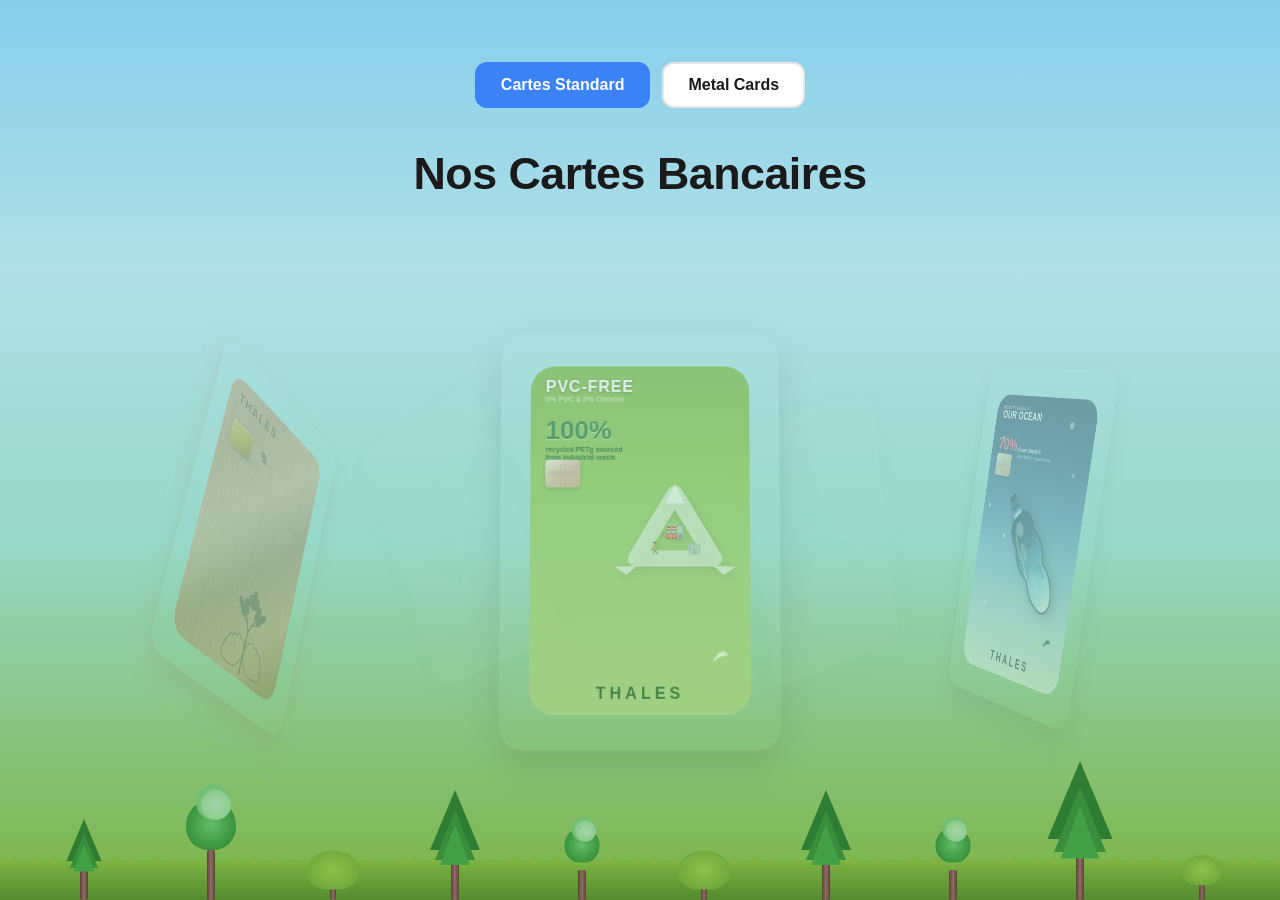
<file: index.html>
<!DOCTYPE html>
<html lang="fr">
<head>
    <meta charset="UTF-8">
    <meta name="viewport" content="width=device-width, initial-scale=1.0">
    <title>Cartes Bancaires</title>
    <link rel="stylesheet" href="styles.css">
</head>
<body>
    <!-- Overlay des empreintes digitales pour Biometric Card -->
    <div class="fingerprints-overlay" id="fingerprints-overlay">
        <!-- Empreinte 1 -->
        <div class="fingerprint" style="top: 5%; left: 5%;">
            <svg viewBox="0 0 100 130" fill="none" xmlns="http://www.w3.org/2000/svg">
                <defs>
                    <linearGradient id="fpGrad1" x1="50%" y1="0%" x2="50%" y2="100%">
                        <stop offset="0%" stop-color="#67E8F9"/>
                        <stop offset="50%" stop-color="#06B6D4"/>
                        <stop offset="100%" stop-color="#0E7490"/>
                    </linearGradient>
                </defs>
                <g fill="none" stroke="url(#fpGrad1)" stroke-width="2.5" stroke-linecap="round">
                    <path d="M50,8 C75,8 88,28 88,55 C88,82 78,100 65,115"/>
                    <path d="M50,8 C25,8 12,28 12,55 C12,82 22,100 35,115"/>
                    <path d="M50,18 C70,18 80,35 80,58 C80,81 72,95 62,108"/>
                    <path d="M50,18 C30,18 20,35 20,58 C20,81 28,95 38,108"/>
                    <path d="M50,28 C65,28 72,42 72,62 C72,82 66,93 58,102"/>
                    <path d="M50,28 C35,28 28,42 28,62 C28,82 34,93 42,102"/>
                    <path d="M50,38 C60,38 65,50 65,66 C65,82 60,90 54,96"/>
                    <path d="M50,38 C40,38 35,50 35,66 C35,82 40,90 46,96"/>
                    <path d="M50,48 C56,48 60,57 60,70 C60,83 56,88 52,92"/>
                    <path d="M50,48 C44,48 40,57 40,70 C40,83 44,88 48,92"/>
                    <ellipse cx="50" cy="75" rx="6" ry="10"/>
                </g>
            </svg>
            <div class="fingerprint-scan-line"></div>
            <svg class="fingerprint-reflect" viewBox="0 0 100 130" fill="none">
                <g fill="none" stroke="rgba(6,182,212,0.3)" stroke-width="2.5" stroke-linecap="round">
                    <path d="M50,8 C75,8 88,28 88,55 C88,82 78,100 65,115"/>
                    <path d="M50,8 C25,8 12,28 12,55 C12,82 22,100 35,115"/>
                    <path d="M50,18 C70,18 80,35 80,58 C80,81 72,95 62,108"/>
                    <path d="M50,18 C30,18 20,35 20,58 C20,81 28,95 38,108"/>
                </g>
            </svg>
        </div>
        
        <!-- Empreinte 2 -->
        <div class="fingerprint" style="top: 5%; right: 8%;">
            <svg viewBox="0 0 100 130" fill="none" xmlns="http://www.w3.org/2000/svg">
                <defs><linearGradient id="fpGrad2" x1="50%" y1="0%" x2="50%" y2="100%"><stop offset="0%" stop-color="#67E8F9"/><stop offset="50%" stop-color="#06B6D4"/><stop offset="100%" stop-color="#0E7490"/></linearGradient></defs>
                <g fill="none" stroke="url(#fpGrad2)" stroke-width="2.5" stroke-linecap="round">
                    <path d="M50,8 C75,8 88,28 88,55 C88,82 78,100 65,115"/><path d="M50,8 C25,8 12,28 12,55 C12,82 22,100 35,115"/>
                    <path d="M50,18 C70,18 80,35 80,58 C80,81 72,95 62,108"/><path d="M50,18 C30,18 20,35 20,58 C20,81 28,95 38,108"/>
                    <path d="M50,28 C65,28 72,42 72,62 C72,82 66,93 58,102"/><path d="M50,28 C35,28 28,42 28,62 C28,82 34,93 42,102"/>
                    <path d="M50,38 C60,38 65,50 65,66 C65,82 60,90 54,96"/><path d="M50,38 C40,38 35,50 35,66 C35,82 40,90 46,96"/>
                    <path d="M50,48 C56,48 60,57 60,70 C60,83 56,88 52,92"/><path d="M50,48 C44,48 40,57 40,70 C40,83 44,88 48,92"/>
                    <ellipse cx="50" cy="75" rx="6" ry="10"/>
                </g>
            </svg>
            <div class="fingerprint-scan-line"></div>
            <svg class="fingerprint-reflect" viewBox="0 0 100 130" fill="none"><g fill="none" stroke="rgba(6,182,212,0.3)" stroke-width="2.5" stroke-linecap="round"><path d="M50,8 C75,8 88,28 88,55 C88,82 78,100 65,115"/><path d="M50,8 C25,8 12,28 12,55 C12,82 22,100 35,115"/></g></svg>
        </div>
        
        <!-- Empreinte 3 -->
        <div class="fingerprint" style="top: 22%; left: 15%;">
            <svg viewBox="0 0 100 130" fill="none" xmlns="http://www.w3.org/2000/svg">
                <defs><linearGradient id="fpGrad3" x1="50%" y1="0%" x2="50%" y2="100%"><stop offset="0%" stop-color="#67E8F9"/><stop offset="50%" stop-color="#06B6D4"/><stop offset="100%" stop-color="#0E7490"/></linearGradient></defs>
                <g fill="none" stroke="url(#fpGrad3)" stroke-width="2.5" stroke-linecap="round">
                    <path d="M50,8 C75,8 88,28 88,55 C88,82 78,100 65,115"/><path d="M50,8 C25,8 12,28 12,55 C12,82 22,100 35,115"/>
                    <path d="M50,18 C70,18 80,35 80,58 C80,81 72,95 62,108"/><path d="M50,18 C30,18 20,35 20,58 C20,81 28,95 38,108"/>
                    <path d="M50,28 C65,28 72,42 72,62 C72,82 66,93 58,102"/><path d="M50,28 C35,28 28,42 28,62 C28,82 34,93 42,102"/>
                    <path d="M50,38 C60,38 65,50 65,66 C65,82 60,90 54,96"/><path d="M50,38 C40,38 35,50 35,66 C35,82 40,90 46,96"/>
                    <path d="M50,48 C56,48 60,57 60,70 C60,83 56,88 52,92"/><path d="M50,48 C44,48 40,57 40,70 C40,83 44,88 48,92"/>
                    <ellipse cx="50" cy="75" rx="6" ry="10"/>
                </g>
            </svg>
            <div class="fingerprint-scan-line"></div>
            <svg class="fingerprint-reflect" viewBox="0 0 100 130" fill="none"><g fill="none" stroke="rgba(6,182,212,0.3)" stroke-width="2.5" stroke-linecap="round"><path d="M50,8 C75,8 88,28 88,55 C88,82 78,100 65,115"/><path d="M50,8 C25,8 12,28 12,55 C12,82 22,100 35,115"/></g></svg>
        </div>
        
        <!-- Empreinte 4 -->
        <div class="fingerprint" style="top: 28%; right: 10%;">
            <svg viewBox="0 0 100 130" fill="none" xmlns="http://www.w3.org/2000/svg">
                <defs><linearGradient id="fpGrad4" x1="50%" y1="0%" x2="50%" y2="100%"><stop offset="0%" stop-color="#67E8F9"/><stop offset="50%" stop-color="#06B6D4"/><stop offset="100%" stop-color="#0E7490"/></linearGradient></defs>
                <g fill="none" stroke="url(#fpGrad4)" stroke-width="2.5" stroke-linecap="round">
                    <path d="M50,8 C75,8 88,28 88,55 C88,82 78,100 65,115"/><path d="M50,8 C25,8 12,28 12,55 C12,82 22,100 35,115"/>
                    <path d="M50,18 C70,18 80,35 80,58 C80,81 72,95 62,108"/><path d="M50,18 C30,18 20,35 20,58 C20,81 28,95 38,108"/>
                    <path d="M50,28 C65,28 72,42 72,62 C72,82 66,93 58,102"/><path d="M50,28 C35,28 28,42 28,62 C28,82 34,93 42,102"/>
                    <path d="M50,38 C60,38 65,50 65,66 C65,82 60,90 54,96"/><path d="M50,38 C40,38 35,50 35,66 C35,82 40,90 46,96"/>
                    <path d="M50,48 C56,48 60,57 60,70 C60,83 56,88 52,92"/><path d="M50,48 C44,48 40,57 40,70 C40,83 44,88 48,92"/>
                    <ellipse cx="50" cy="75" rx="6" ry="10"/>
                </g>
            </svg>
            <div class="fingerprint-scan-line"></div>
            <svg class="fingerprint-reflect" viewBox="0 0 100 130" fill="none"><g fill="none" stroke="rgba(6,182,212,0.3)" stroke-width="2.5" stroke-linecap="round"><path d="M50,8 C75,8 88,28 88,55 C88,82 78,100 65,115"/><path d="M50,8 C25,8 12,28 12,55 C12,82 22,100 35,115"/></g></svg>
        </div>
        
        <!-- Empreinte 5 -->
        <div class="fingerprint" style="top: 45%; left: 3%;">
            <svg viewBox="0 0 100 130" fill="none" xmlns="http://www.w3.org/2000/svg">
                <defs><linearGradient id="fpGrad5" x1="50%" y1="0%" x2="50%" y2="100%"><stop offset="0%" stop-color="#67E8F9"/><stop offset="50%" stop-color="#06B6D4"/><stop offset="100%" stop-color="#0E7490"/></linearGradient></defs>
                <g fill="none" stroke="url(#fpGrad5)" stroke-width="2.5" stroke-linecap="round">
                    <path d="M50,8 C75,8 88,28 88,55 C88,82 78,100 65,115"/><path d="M50,8 C25,8 12,28 12,55 C12,82 22,100 35,115"/>
                    <path d="M50,18 C70,18 80,35 80,58 C80,81 72,95 62,108"/><path d="M50,18 C30,18 20,35 20,58 C20,81 28,95 38,108"/>
                    <path d="M50,28 C65,28 72,42 72,62 C72,82 66,93 58,102"/><path d="M50,28 C35,28 28,42 28,62 C28,82 34,93 42,102"/>
                    <path d="M50,38 C60,38 65,50 65,66 C65,82 60,90 54,96"/><path d="M50,38 C40,38 35,50 35,66 C35,82 40,90 46,96"/>
                    <path d="M50,48 C56,48 60,57 60,70 C60,83 56,88 52,92"/><path d="M50,48 C44,48 40,57 40,70 C40,83 44,88 48,92"/>
                    <ellipse cx="50" cy="75" rx="6" ry="10"/>
                </g>
            </svg>
            <div class="fingerprint-scan-line"></div>
            <svg class="fingerprint-reflect" viewBox="0 0 100 130" fill="none"><g fill="none" stroke="rgba(6,182,212,0.3)" stroke-width="2.5" stroke-linecap="round"><path d="M50,8 C75,8 88,28 88,55 C88,82 78,100 65,115"/><path d="M50,8 C25,8 12,28 12,55 C12,82 22,100 35,115"/></g></svg>
        </div>
        
        <!-- Empreinte 6 -->
        <div class="fingerprint" style="top: 50%; right: 5%;">
            <svg viewBox="0 0 100 130" fill="none" xmlns="http://www.w3.org/2000/svg">
                <defs><linearGradient id="fpGrad6" x1="50%" y1="0%" x2="50%" y2="100%"><stop offset="0%" stop-color="#67E8F9"/><stop offset="50%" stop-color="#06B6D4"/><stop offset="100%" stop-color="#0E7490"/></linearGradient></defs>
                <g fill="none" stroke="url(#fpGrad6)" stroke-width="2.5" stroke-linecap="round">
                    <path d="M50,8 C75,8 88,28 88,55 C88,82 78,100 65,115"/><path d="M50,8 C25,8 12,28 12,55 C12,82 22,100 35,115"/>
                    <path d="M50,18 C70,18 80,35 80,58 C80,81 72,95 62,108"/><path d="M50,18 C30,18 20,35 20,58 C20,81 28,95 38,108"/>
                    <path d="M50,28 C65,28 72,42 72,62 C72,82 66,93 58,102"/><path d="M50,28 C35,28 28,42 28,62 C28,82 34,93 42,102"/>
                    <path d="M50,38 C60,38 65,50 65,66 C65,82 60,90 54,96"/><path d="M50,38 C40,38 35,50 35,66 C35,82 40,90 46,96"/>
                    <path d="M50,48 C56,48 60,57 60,70 C60,83 56,88 52,92"/><path d="M50,48 C44,48 40,57 40,70 C40,83 44,88 48,92"/>
                    <ellipse cx="50" cy="75" rx="6" ry="10"/>
                </g>
            </svg>
            <div class="fingerprint-scan-line"></div>
            <svg class="fingerprint-reflect" viewBox="0 0 100 130" fill="none"><g fill="none" stroke="rgba(6,182,212,0.3)" stroke-width="2.5" stroke-linecap="round"><path d="M50,8 C75,8 88,28 88,55 C88,82 78,100 65,115"/><path d="M50,8 C25,8 12,28 12,55 C12,82 22,100 35,115"/></g></svg>
        </div>
        
        <!-- Empreinte 7 -->
        <div class="fingerprint" style="top: 65%; left: 12%;">
            <svg viewBox="0 0 100 130" fill="none" xmlns="http://www.w3.org/2000/svg">
                <defs><linearGradient id="fpGrad7" x1="50%" y1="0%" x2="50%" y2="100%"><stop offset="0%" stop-color="#67E8F9"/><stop offset="50%" stop-color="#06B6D4"/><stop offset="100%" stop-color="#0E7490"/></linearGradient></defs>
                <g fill="none" stroke="url(#fpGrad7)" stroke-width="2.5" stroke-linecap="round">
                    <path d="M50,8 C75,8 88,28 88,55 C88,82 78,100 65,115"/><path d="M50,8 C25,8 12,28 12,55 C12,82 22,100 35,115"/>
                    <path d="M50,18 C70,18 80,35 80,58 C80,81 72,95 62,108"/><path d="M50,18 C30,18 20,35 20,58 C20,81 28,95 38,108"/>
                    <path d="M50,28 C65,28 72,42 72,62 C72,82 66,93 58,102"/><path d="M50,28 C35,28 28,42 28,62 C28,82 34,93 42,102"/>
                    <path d="M50,38 C60,38 65,50 65,66 C65,82 60,90 54,96"/><path d="M50,38 C40,38 35,50 35,66 C35,82 40,90 46,96"/>
                    <path d="M50,48 C56,48 60,57 60,70 C60,83 56,88 52,92"/><path d="M50,48 C44,48 40,57 40,70 C40,83 44,88 48,92"/>
                    <ellipse cx="50" cy="75" rx="6" ry="10"/>
                </g>
            </svg>
            <div class="fingerprint-scan-line"></div>
            <svg class="fingerprint-reflect" viewBox="0 0 100 130" fill="none"><g fill="none" stroke="rgba(6,182,212,0.3)" stroke-width="2.5" stroke-linecap="round"><path d="M50,8 C75,8 88,28 88,55 C88,82 78,100 65,115"/><path d="M50,8 C25,8 12,28 12,55 C12,82 22,100 35,115"/></g></svg>
        </div>
        
        <!-- Empreinte 8 -->
        <div class="fingerprint" style="top: 70%; right: 12%;">
            <svg viewBox="0 0 100 130" fill="none" xmlns="http://www.w3.org/2000/svg">
                <defs><linearGradient id="fpGrad8" x1="50%" y1="0%" x2="50%" y2="100%"><stop offset="0%" stop-color="#67E8F9"/><stop offset="50%" stop-color="#06B6D4"/><stop offset="100%" stop-color="#0E7490"/></linearGradient></defs>
                <g fill="none" stroke="url(#fpGrad8)" stroke-width="2.5" stroke-linecap="round">
                    <path d="M50,8 C75,8 88,28 88,55 C88,82 78,100 65,115"/><path d="M50,8 C25,8 12,28 12,55 C12,82 22,100 35,115"/>
                    <path d="M50,18 C70,18 80,35 80,58 C80,81 72,95 62,108"/><path d="M50,18 C30,18 20,35 20,58 C20,81 28,95 38,108"/>
                    <path d="M50,28 C65,28 72,42 72,62 C72,82 66,93 58,102"/><path d="M50,28 C35,28 28,42 28,62 C28,82 34,93 42,102"/>
                    <path d="M50,38 C60,38 65,50 65,66 C65,82 60,90 54,96"/><path d="M50,38 C40,38 35,50 35,66 C35,82 40,90 46,96"/>
                    <path d="M50,48 C56,48 60,57 60,70 C60,83 56,88 52,92"/><path d="M50,48 C44,48 40,57 40,70 C40,83 44,88 48,92"/>
                    <ellipse cx="50" cy="75" rx="6" ry="10"/>
                </g>
            </svg>
            <div class="fingerprint-scan-line"></div>
            <svg class="fingerprint-reflect" viewBox="0 0 100 130" fill="none"><g fill="none" stroke="rgba(6,182,212,0.3)" stroke-width="2.5" stroke-linecap="round"><path d="M50,8 C75,8 88,28 88,55 C88,82 78,100 65,115"/><path d="M50,8 C25,8 12,28 12,55 C12,82 22,100 35,115"/></g></svg>
        </div>
        
        <!-- Empreinte 9 -->
        <div class="fingerprint" style="top: 82%; left: 6%;">
            <svg viewBox="0 0 100 130" fill="none" xmlns="http://www.w3.org/2000/svg">
                <defs><linearGradient id="fpGrad9" x1="50%" y1="0%" x2="50%" y2="100%"><stop offset="0%" stop-color="#67E8F9"/><stop offset="50%" stop-color="#06B6D4"/><stop offset="100%" stop-color="#0E7490"/></linearGradient></defs>
                <g fill="none" stroke="url(#fpGrad9)" stroke-width="2.5" stroke-linecap="round">
                    <path d="M50,8 C75,8 88,28 88,55 C88,82 78,100 65,115"/><path d="M50,8 C25,8 12,28 12,55 C12,82 22,100 35,115"/>
                    <path d="M50,18 C70,18 80,35 80,58 C80,81 72,95 62,108"/><path d="M50,18 C30,18 20,35 20,58 C20,81 28,95 38,108"/>
                    <path d="M50,28 C65,28 72,42 72,62 C72,82 66,93 58,102"/><path d="M50,28 C35,28 28,42 28,62 C28,82 34,93 42,102"/>
                    <path d="M50,38 C60,38 65,50 65,66 C65,82 60,90 54,96"/><path d="M50,38 C40,38 35,50 35,66 C35,82 40,90 46,96"/>
                    <path d="M50,48 C56,48 60,57 60,70 C60,83 56,88 52,92"/><path d="M50,48 C44,48 40,57 40,70 C40,83 44,88 48,92"/>
                    <ellipse cx="50" cy="75" rx="6" ry="10"/>
                </g>
            </svg>
            <div class="fingerprint-scan-line"></div>
            <svg class="fingerprint-reflect" viewBox="0 0 100 130" fill="none"><g fill="none" stroke="rgba(6,182,212,0.3)" stroke-width="2.5" stroke-linecap="round"><path d="M50,8 C75,8 88,28 88,55 C88,82 78,100 65,115"/><path d="M50,8 C25,8 12,28 12,55 C12,82 22,100 35,115"/></g></svg>
        </div>
        
        <!-- Empreinte 10 -->
        <div class="fingerprint" style="top: 85%; right: 5%;">
            <svg viewBox="0 0 100 130" fill="none" xmlns="http://www.w3.org/2000/svg">
                <defs><linearGradient id="fpGrad10" x1="50%" y1="0%" x2="50%" y2="100%"><stop offset="0%" stop-color="#67E8F9"/><stop offset="50%" stop-color="#06B6D4"/><stop offset="100%" stop-color="#0E7490"/></linearGradient></defs>
                <g fill="none" stroke="url(#fpGrad10)" stroke-width="2.5" stroke-linecap="round">
                    <path d="M50,8 C75,8 88,28 88,55 C88,82 78,100 65,115"/><path d="M50,8 C25,8 12,28 12,55 C12,82 22,100 35,115"/>
                    <path d="M50,18 C70,18 80,35 80,58 C80,81 72,95 62,108"/><path d="M50,18 C30,18 20,35 20,58 C20,81 28,95 38,108"/>
                    <path d="M50,28 C65,28 72,42 72,62 C72,82 66,93 58,102"/><path d="M50,28 C35,28 28,42 28,62 C28,82 34,93 42,102"/>
                    <path d="M50,38 C60,38 65,50 65,66 C65,82 60,90 54,96"/><path d="M50,38 C40,38 35,50 35,66 C35,82 40,90 46,96"/>
                    <path d="M50,48 C56,48 60,57 60,70 C60,83 56,88 52,92"/><path d="M50,48 C44,48 40,57 40,70 C40,83 44,88 48,92"/>
                    <ellipse cx="50" cy="75" rx="6" ry="10"/>
                </g>
            </svg>
            <div class="fingerprint-scan-line"></div>
            <svg class="fingerprint-reflect" viewBox="0 0 100 130" fill="none"><g fill="none" stroke="rgba(6,182,212,0.3)" stroke-width="2.5" stroke-linecap="round"><path d="M50,8 C75,8 88,28 88,55 C88,82 78,100 65,115"/><path d="M50,8 C25,8 12,28 12,55 C12,82 22,100 35,115"/></g></svg>
        </div>
    </div>
    
    <!-- Overlay vibrations sonores pour Platinum Card -->
    <div class="vibration-overlay" id="vibration-overlay">
        <div class="sound-bars left">
            <div class="bar"></div>
            <div class="bar"></div>
            <div class="bar"></div>
            <div class="bar"></div>
            <div class="bar"></div>
            <div class="bar"></div>
            <div class="bar"></div>
            <div class="bar"></div>
            <div class="bar"></div>
            <div class="bar"></div>
            <div class="bar"></div>
            <div class="bar"></div>
            <div class="bar"></div>
            <div class="bar"></div>
            <div class="bar"></div>
            <div class="bar"></div>
            <div class="bar"></div>
            <div class="bar"></div>
            <div class="bar"></div>
            <div class="bar"></div>
        </div>
        <div class="sound-bars right">
            <div class="bar"></div>
            <div class="bar"></div>
            <div class="bar"></div>
            <div class="bar"></div>
            <div class="bar"></div>
            <div class="bar"></div>
            <div class="bar"></div>
            <div class="bar"></div>
            <div class="bar"></div>
            <div class="bar"></div>
            <div class="bar"></div>
            <div class="bar"></div>
            <div class="bar"></div>
            <div class="bar"></div>
            <div class="bar"></div>
            <div class="bar"></div>
            <div class="bar"></div>
            <div class="bar"></div>
            <div class="bar"></div>
            <div class="bar"></div>
        </div>
    </div>

    <div class="container">
        <!-- Navigation des catégories -->
        <div class="category-nav">
            <button class="category-btn active" data-category="standard">Cartes Standard</button>
            <button class="category-btn" data-category="metal">Metal Cards</button>
        </div>

        <!-- Section Cartes Standard -->
        <div id="standard" class="category-section active">
            <h1>Nos Cartes Bancaires</h1>
            <div class="carousel-container">
                <div class="carousel-track" id="standard-track">
                    <!-- Carte 1 - PVC-FREE Card -->
                    <div class="bank-card card-pvc-free" data-index="0">
                        <div class="card-flipper">
                            <div class="card-front">
                                <div class="card-content pvc-card-design">
                                    <!-- Header -->
                                    <div class="pvc-header">
                                        <span class="pvc-title">PVC-FREE</span>
                                        <span class="pvc-subtitle">0% PVC & 0% Chlorine</span>
                                    </div>
                                    <!-- Statistique -->
                                    <div class="pvc-stat">
                                        <span class="pvc-percent">100%</span>
                                        <span class="pvc-label">recycled PETg sourced<br>from industrial waste</span>
                                    </div>
                                    <!-- Puce -->
                                    <div class="card-chip pvc-chip"></div>
                                    <!-- Symbole recyclage avec icônes -->
                                    <div class="pvc-recycle">
                                        <svg viewBox="0 0 200 200" fill="none" xmlns="http://www.w3.org/2000/svg">
                                            <!-- Triangle de recyclage -->
                                            <path d="M100 30 L160 130 L40 130 Z" stroke="rgba(255,255,255,0.6)" stroke-width="25" fill="none" stroke-linejoin="round"/>
                                            <!-- Flèches -->
                                            <path d="M100 15 L115 45 L85 45 Z" fill="rgba(255,255,255,0.7)"/>
                                            <path d="M170 125 L155 95 L175 105 Z" fill="rgba(255,255,255,0.7)" transform="rotate(120 160 130)"/>
                                            <path d="M30 125 L45 95 L25 105 Z" fill="rgba(255,255,255,0.7)" transform="rotate(-120 40 130)"/>
                                            <!-- Icônes à l'intérieur -->
                                            <text x="100" y="95" text-anchor="middle" fill="rgba(255,255,255,0.8)" font-size="24">🏭</text>
                                            <text x="70" y="120" text-anchor="middle" fill="rgba(255,255,255,0.8)" font-size="18">🚶</text>
                                            <text x="130" y="120" text-anchor="middle" fill="rgba(255,255,255,0.8)" font-size="18">🏢</text>
                                        </svg>
                                    </div>
                                    <!-- Sans contact -->
                                    <div class="pvc-contactless">
                                        <svg viewBox="0 0 24 24" fill="none">
                                            <path d="M4.5 8.5c2-2 4.5-3 7.5-3m-9.5 6c3-3 6.5-4.5 10.5-4.5m-12.5 7c4-4 8.5-6 14.5-6" stroke="currentColor" stroke-width="2" stroke-linecap="round"/>
                                        </svg>
                                    </div>
                                    <!-- THALES -->
                                    <div class="pvc-brand">THALES</div>
                                </div>
                            </div>
                            <div class="card-back">
                                <div class="back-content">
                                    <div class="back-logo">♻️</div>
                                    <h3 class="back-title">PVC-FREE Card</h3>
                                    <p class="back-text">Cette carte est fabriquée à partir de 100% de PETg recyclé provenant de déchets industriels. Sans PVC ni chlore, elle représente une solution écologique pour les paiements.</p>
                                </div>
                            </div>
                        </div>
                    </div>

                    <!-- Carte 2 - Ocean Card -->
                    <div class="bank-card card-ocean" data-index="1">
                        <div class="card-flipper">
                            <div class="card-front">
                                <div class="card-content ocean-card-design">
                                    <!-- Bulles d'eau -->
                                    <div class="ocean-bubbles">
                                        <div class="bubble"></div>
                                        <div class="bubble"></div>
                                        <div class="bubble"></div>
                                        <div class="bubble"></div>
                                        <div class="bubble"></div>
                                        <div class="bubble"></div>
                                        <div class="bubble"></div>
                                        <div class="bubble"></div>
                                    </div>
                                    <!-- Header -->
                                    <div class="ocean-header">
                                        <span class="ocean-small-text">leave no plastic in</span>
                                        <span class="ocean-title">OUR OCEAN</span>
                                    </div>
                                    <!-- Statistique -->
                                    <div class="ocean-stat">
                                        <span class="ocean-percent">70%</span>
                                        <span class="ocean-label">Ocean Plastic®<br><small>collected from coastal areas</small></span>
                                    </div>
                                    <!-- Bouteille écrasée au centre -->
                                    <div class="ocean-bottle-crushed">
                                        <svg viewBox="0 0 100 200" fill="none" xmlns="http://www.w3.org/2000/svg">
                                            <defs>
                                                <!-- Gradient principal bleu foncé vers blanc -->
                                                <linearGradient id="bottleMainGrad" x1="0%" y1="0%" x2="0%" y2="100%">
                                                    <stop offset="0%" stop-color="#1E3D59"/>
                                                    <stop offset="25%" stop-color="#2B5278"/>
                                                    <stop offset="50%" stop-color="#4A90B8"/>
                                                    <stop offset="75%" stop-color="#87CEEB"/>
                                                    <stop offset="100%" stop-color="#E8F4F8"/>
                                                </linearGradient>
                                                <!-- Reflet brillant -->
                                                <linearGradient id="bottleShine" x1="0%" y1="0%" x2="100%" y2="0%">
                                                    <stop offset="0%" stop-color="rgba(255,255,255,0)"/>
                                                    <stop offset="30%" stop-color="rgba(255,255,255,0.4)"/>
                                                    <stop offset="50%" stop-color="rgba(255,255,255,0.6)"/>
                                                    <stop offset="70%" stop-color="rgba(255,255,255,0.4)"/>
                                                    <stop offset="100%" stop-color="rgba(255,255,255,0)"/>
                                                </linearGradient>
                                            </defs>
                                            
                                            <!-- Bouchon -->
                                            <path d="M42 8 L58 8 L58 0 L42 0 Z" fill="#1E3D59"/>
                                            <path d="M40 18 L60 18 L60 8 L40 8 Z" fill="#2B5278"/>
                                            
                                            <!-- Goulot -->
                                            <path d="M42 18 L58 18 L60 35 L40 35 Z" fill="url(#bottleMainGrad)"/>
                                            
                                            <!-- Corps de la bouteille - forme écrasée réaliste -->
                                            <path d="M40 35
                                                     C 25 40, 20 55, 25 75
                                                     C 15 90, 18 110, 28 130
                                                     C 20 150, 25 170, 35 185
                                                     C 42 195, 58 195, 65 185
                                                     C 75 170, 80 150, 72 130
                                                     C 82 110, 85 90, 75 75
                                                     C 80 55, 75 40, 60 35
                                                     Z" 
                                                  fill="url(#bottleMainGrad)" stroke="#1E3D59" stroke-width="2"/>
                                            
                                            <!-- Reflet principal sur le côté gauche -->
                                            <path d="M35 50
                                                     C 28 65, 25 85, 30 105
                                                     C 25 125, 28 145, 38 165
                                                     C 32 145, 30 125, 35 105
                                                     C 30 85, 32 65, 38 50
                                                     Z" 
                                                  fill="rgba(255,255,255,0.3)"/>
                                            
                                            <!-- Reflets de lumière -->
                                            <ellipse cx="45" cy="55" rx="8" ry="12" fill="rgba(255,255,255,0.35)"/>
                                            <ellipse cx="40" cy="90" rx="6" ry="15" fill="rgba(255,255,255,0.25)"/>
                                            <ellipse cx="42" cy="140" rx="7" ry="18" fill="rgba(255,255,255,0.2)"/>
                                            
                                            <!-- Creux/plis de la bouteille écrasée -->
                                            <path d="M55 70 Q65 80, 60 95 Q55 85, 55 70" fill="rgba(30,61,89,0.3)"/>
                                            <path d="M60 120 Q72 135, 65 150 Q58 140, 60 120" fill="rgba(30,61,89,0.25)"/>
                                            <path d="M35 100 Q28 115, 33 130 Q38 118, 35 100" fill="rgba(30,61,89,0.2)"/>
                                            
                                            <!-- Ligne de pli horizontal -->
                                            <path d="M30 90 Q50 85, 70 90" stroke="rgba(30,61,89,0.3)" stroke-width="1.5" fill="none"/>
                                            <path d="M28 130 Q50 125, 72 130" stroke="rgba(30,61,89,0.25)" stroke-width="1.5" fill="none"/>
                                        </svg>
                                    </div>
                                    <!-- Puce -->
                                    <div class="card-chip ocean-chip"></div>
                                    <!-- Sans contact -->
                                    <div class="ocean-contactless">
                                        <svg viewBox="0 0 24 24" fill="currentColor">
                                            <path d="M4.5 8.5c2-2 4.5-3 7.5-3m-9.5 6c3-3 6.5-4.5 10.5-4.5m-12.5 7c4-4 8.5-6 14.5-6" stroke="currentColor" stroke-width="2" fill="none" stroke-linecap="round"/>
                                        </svg>
                                    </div>
                                    <!-- THALES -->
                                    <div class="ocean-brand">THALES</div>
                                </div>
                            </div>
                            <div class="card-back">
                                <div class="back-content">
                                    <div class="back-logo">🌊</div>
                                    <h3 class="back-title">Ocean Card</h3>
                                    <p class="back-text">Ocean Card est fabriquée à partir de 70% de plastique océanique recyclé. Chaque carte contribue à nettoyer nos océans et à protéger l'environnement marin.</p>
                                </div>
                            </div>
                        </div>
                    </div>

                    <!-- Carte 3 - Repurpose -->
                    <div class="bank-card card-revolut" data-index="2">
                        <div class="card-flipper">
                            <div class="card-front">
                                <div class="card-content repurpose-card-design">
                                    <!-- Titre REPURPOSE -->
                                    <div class="repurpose-header">
                                        <div class="repurpose-title">REPURPOSE</div>
                                        <div class="repurpose-subtitle">Industrial plastic waste</div>
                                    </div>
                                    
                                    <!-- Badge 100% -->
                                    <div class="repurpose-badge">
                                        <span class="badge-percent">100%</span>
                                        <span class="badge-text">recycled PVC<br>sourced from printing<br>& packaging industries</span>
                                    </div>
                                    
                                    <!-- Symbole recyclage avec icônes -->
                                    <svg class="repurpose-recycle" viewBox="0 0 200 200" fill="none" xmlns="http://www.w3.org/2000/svg">
                                        <!-- Flèche recyclage 1 (haut) -->
                                        <path d="M100 20 L130 70 L115 70 L115 95 L85 95 L85 70 L70 70 Z" fill="#00897B"/>
                                        <!-- Flèche recyclage 2 (bas gauche) -->
                                        <path d="M45 140 L75 90 L75 105 L100 90 L115 115 L90 130 L90 115 L30 155 Z" fill="#00897B" transform="rotate(-120 100 100)"/>
                                        <!-- Flèche recyclage 3 (bas droite) -->
                                        <path d="M155 140 L125 90 L125 105 L100 90 L85 115 L110 130 L110 115 L170 155 Z" fill="#00897B" transform="rotate(120 100 100)"/>
                                        
                                        <!-- Icône usine (haut gauche) -->
                                        <g transform="translate(25, 45) scale(0.35)">
                                            <rect x="10" y="60" width="25" height="50" fill="#607D8B"/>
                                            <rect x="40" y="40" width="20" height="70" fill="#607D8B"/>
                                            <rect x="65" y="50" width="25" height="60" fill="#607D8B"/>
                                            <rect x="15" y="30" width="8" height="30" fill="#78909C"/>
                                            <rect x="70" y="20" width="8" height="30" fill="#78909C"/>
                                        </g>
                                        
                                        <!-- Éolienne (haut droite) -->
                                        <g transform="translate(145, 35) scale(0.4)">
                                            <rect x="23" y="40" width="4" height="60" fill="#B0BEC5"/>
                                            <ellipse cx="25" cy="40" rx="3" ry="30" fill="#81C784" transform="rotate(0 25 40)"/>
                                            <ellipse cx="25" cy="40" rx="3" ry="30" fill="#81C784" transform="rotate(120 25 40)"/>
                                            <ellipse cx="25" cy="40" rx="3" ry="30" fill="#81C784" transform="rotate(240 25 40)"/>
                                            <circle cx="25" cy="40" r="5" fill="#E0E0E0"/>
                                        </g>
                                        
                                        <!-- Ville (bas gauche) -->
                                        <g transform="translate(20, 135) scale(0.35)">
                                            <rect x="0" y="30" width="18" height="40" fill="#78909C"/>
                                            <rect x="22" y="15" width="22" height="55" fill="#607D8B"/>
                                            <rect x="48" y="25" width="16" height="45" fill="#90A4AE"/>
                                            <rect x="68" y="35" width="20" height="35" fill="#78909C"/>
                                        </g>
                                        
                                        <!-- Arbre (bas droite) -->
                                        <g transform="translate(150, 140) scale(0.4)">
                                            <rect x="22" y="50" width="6" height="25" fill="#8D6E63"/>
                                            <circle cx="25" cy="35" r="20" fill="#66BB6A"/>
                                            <circle cx="15" cy="45" r="12" fill="#81C784"/>
                                            <circle cx="35" cy="45" r="12" fill="#81C784"/>
                                        </g>
                                        
                                        <!-- Camion (milieu droite) -->
                                        <g transform="translate(155, 90) scale(0.3)">
                                            <rect x="0" y="20" width="40" height="25" fill="#81C784"/>
                                            <rect x="40" y="25" width="20" height="20" fill="#A5D6A7"/>
                                            <circle cx="12" cy="48" r="6" fill="#424242"/>
                                            <circle cx="50" cy="48" r="6" fill="#424242"/>
                                        </g>
                                    </svg>
                                    
                                    <!-- Puce et contactless -->
                                    <div class="repurpose-chip"></div>
                                    <div class="repurpose-contactless">
                                        <svg viewBox="0 0 24 24" fill="none" stroke="currentColor" stroke-width="2">
                                            <path d="M8.5 12c0-2.5 2-4.5 4.5-4.5" stroke-linecap="round"/>
                                            <path d="M6 12c0-4 3-7 7-7" stroke-linecap="round"/>
                                            <path d="M3.5 12c0-5.5 4.5-10 10-10" stroke-linecap="round"/>
                                        </svg>
                                    </div>
                                    
                                    <!-- Logo THALES -->
                                    <div class="repurpose-thales">THALES</div>
                                </div>
                            </div>
                            <div class="card-back">
                                <div class="back-content">
                                    <div class="back-logo">♻️</div>
                                    <h3 class="back-title">Repurpose</h3>
                                    <p class="back-text">Repurpose est une carte 100% recyclée fabriquée à partir de déchets plastiques industriels. Une solution durable pour réduire l'empreinte environnementale.</p>
                                </div>
                            </div>
                        </div>
                    </div>

                    <!-- Carte 4 - Reduce -->
                    <div class="bank-card card-boursorama" data-index="3">
                        <div class="card-flipper">
                            <div class="card-front">
                                <div class="card-content reduce-card-design">
                                    <!-- Titre REDUCE -->
                                    <div class="reduce-header">
                                        <div class="reduce-title">REDUCE</div>
                                        <div class="reduce-subtitle">fossil-based plastic usage</div>
                                    </div>
                                    
                                    <!-- Badge 84% -->
                                    <div class="reduce-badge">
                                        <span class="badge-percent">84%</span>
                                        <span class="badge-text">bio-based PLA<br>derived from non-edible corn</span>
                                    </div>
                                    
                                    <!-- Grande feuille avec ville intégrée -->
                                    <svg class="reduce-leaf" viewBox="0 0 180 220" fill="none" xmlns="http://www.w3.org/2000/svg">
                                        <!-- Forme de la feuille -->
                                        <defs>
                                            <clipPath id="leafClip">
                                                <path d="M90 10 Q150 30 160 100 Q165 160 90 210 Q15 160 20 100 Q30 30 90 10 Z"/>
                                            </clipPath>
                                            <linearGradient id="leafGradient" x1="0%" y1="0%" x2="100%" y2="100%">
                                                <stop offset="0%" style="stop-color:#81C784"/>
                                                <stop offset="50%" style="stop-color:#66BB6A"/>
                                                <stop offset="100%" style="stop-color:#4CAF50"/>
                                            </linearGradient>
                                        </defs>
                                        
                                        <!-- Fond de la feuille -->
                                        <path d="M90 10 Q150 30 160 100 Q165 160 90 210 Q15 160 20 100 Q30 30 90 10 Z" fill="url(#leafGradient)"/>
                                        
                                        <!-- Contenu dans la feuille -->
                                        <g clip-path="url(#leafClip)">
                                            <!-- Ciel dans la feuille -->
                                            <rect x="15" y="10" width="150" height="100" fill="#C8E6C9" opacity="0.5"/>
                                            
                                            <!-- Éoliennes -->
                                            <g transform="translate(45, 50)">
                                                <rect x="8" y="25" width="3" height="40" fill="#E8F5E9"/>
                                                <ellipse cx="9.5" cy="25" rx="2" ry="18" fill="#E8F5E9" transform="rotate(0 9.5 25)"/>
                                                <ellipse cx="9.5" cy="25" rx="2" ry="18" fill="#E8F5E9" transform="rotate(120 9.5 25)"/>
                                                <ellipse cx="9.5" cy="25" rx="2" ry="18" fill="#E8F5E9" transform="rotate(240 9.5 25)"/>
                                            </g>
                                            <g transform="translate(65, 60)">
                                                <rect x="8" y="20" width="2.5" height="35" fill="#E8F5E9"/>
                                                <ellipse cx="9" cy="20" rx="1.5" ry="14" fill="#E8F5E9" transform="rotate(30 9 20)"/>
                                                <ellipse cx="9" cy="20" rx="1.5" ry="14" fill="#E8F5E9" transform="rotate(150 9 20)"/>
                                                <ellipse cx="9" cy="20" rx="1.5" ry="14" fill="#E8F5E9" transform="rotate(270 9 20)"/>
                                            </g>
                                            
                                            <!-- Immeubles/Ville -->
                                            <rect x="85" y="75" width="15" height="50" fill="#A5D6A7"/>
                                            <rect x="102" y="85" width="12" height="40" fill="#81C784"/>
                                            <rect x="116" y="70" width="18" height="55" fill="#A5D6A7"/>
                                            <rect x="136" y="90" width="14" height="35" fill="#81C784"/>
                                            
                                            <!-- Fenêtres -->
                                            <rect x="88" y="80" width="4" height="4" fill="#E8F5E9"/>
                                            <rect x="88" y="90" width="4" height="4" fill="#E8F5E9"/>
                                            <rect x="88" y="100" width="4" height="4" fill="#E8F5E9"/>
                                            <rect x="120" y="75" width="5" height="5" fill="#E8F5E9"/>
                                            <rect x="120" y="85" width="5" height="5" fill="#E8F5E9"/>
                                            <rect x="120" y="95" width="5" height="5" fill="#E8F5E9"/>
                                            <rect x="128" y="75" width="5" height="5" fill="#E8F5E9"/>
                                            <rect x="128" y="85" width="5" height="5" fill="#E8F5E9"/>
                                            
                                            <!-- Vélo/Personne -->
                                            <circle cx="130" cy="55" r="8" fill="#4CAF50"/>
                                            <circle cx="130" cy="50" r="4" fill="#FFCC80"/>
                                            
                                            <!-- Champs/herbe -->
                                            <rect x="25" y="120" width="130" height="40" fill="#66BB6A"/>
                                            <rect x="30" y="140" width="50" height="25" fill="#81C784"/>
                                            
                                            <!-- Usine écologique -->
                                            <rect x="35" y="100" width="25" height="40" fill="#78909C"/>
                                            <rect x="38" y="85" width="6" height="20" fill="#90A4AE"/>
                                            <rect x="50" y="90" width="6" height="15" fill="#90A4AE"/>
                                        </g>
                                        
                                        <!-- Nervure centrale de la feuille -->
                                        <path d="M90 30 Q90 110 90 190" stroke="#4CAF50" stroke-width="2" fill="none" opacity="0.5"/>
                                        <path d="M90 60 Q70 70 55 65" stroke="#4CAF50" stroke-width="1" fill="none" opacity="0.4"/>
                                        <path d="M90 90 Q110 100 130 95" stroke="#4CAF50" stroke-width="1" fill="none" opacity="0.4"/>
                                        <path d="M90 120 Q65 130 45 125" stroke="#4CAF50" stroke-width="1" fill="none" opacity="0.4"/>
                                    </svg>
                                    
                                    <!-- Puce et contactless -->
                                    <div class="reduce-chip"></div>
                                    <div class="reduce-contactless">
                                        <svg viewBox="0 0 24 24" fill="none" stroke="currentColor" stroke-width="2">
                                            <path d="M8.5 12c0-2.5 2-4.5 4.5-4.5" stroke-linecap="round"/>
                                            <path d="M6 12c0-4 3-7 7-7" stroke-linecap="round"/>
                                            <path d="M3.5 12c0-5.5 4.5-10 10-10" stroke-linecap="round"/>
                                        </svg>
                                    </div>
                                    
                                    <!-- Logo THALES -->
                                    <div class="reduce-thales">THALES</div>
                                </div>
                            </div>
                            <div class="card-back">
                                <div class="back-content">
                                    <div class="back-logo">🌿</div>
                                    <h3 class="back-title">Reduce</h3>
                                    <p class="back-text">Reduce est une carte écologique fabriquée à 84% de PLA bio-sourcé dérivé de maïs non comestible. Réduisez votre empreinte plastique.</p>
                                </div>
                            </div>
                        </div>
                    </div>

                    <!-- Carte 5 - Wood Card -->
                    <div class="bank-card card-la-poste" data-index="4">
                        <div class="card-flipper">
                            <div class="card-front">
                                <div class="card-content wood-card-design">
                                    <!-- Logo THALES -->
                                    <div class="wood-thales-logo">THALES</div>
                                    
                                    <!-- Puce dorée -->
                                    <div class="wood-chip"></div>
                                    
                                    <!-- Icône contactless -->
                                    <div class="wood-contactless">
                                        <svg viewBox="0 0 24 24" fill="none" stroke="currentColor" stroke-width="2">
                                            <path d="M8.5 12c0-2.5 2-4.5 4.5-4.5" stroke-linecap="round"/>
                                            <path d="M6 12c0-4 3-7 7-7" stroke-linecap="round"/>
                                            <path d="M3.5 12c0-5.5 4.5-10 10-10" stroke-linecap="round"/>
                                        </svg>
                                    </div>
                                    
                                    <!-- Dessin mains et arbre -->
                                    <svg class="wood-tree-hands" viewBox="0 0 200 180" fill="none" xmlns="http://www.w3.org/2000/svg">
                                        <!-- Tronc de l'arbre -->
                                        <path d="M100 180 L100 110" stroke="#5D4E37" stroke-width="4" stroke-linecap="round"/>
                                        
                                        <!-- Branches principales -->
                                        <path d="M100 110 Q100 90 85 75" stroke="#5D4E37" stroke-width="3" stroke-linecap="round" fill="none"/>
                                        <path d="M100 110 Q100 90 115 75" stroke="#5D4E37" stroke-width="3" stroke-linecap="round" fill="none"/>
                                        <path d="M100 100 Q95 85 80 80" stroke="#5D4E37" stroke-width="2.5" stroke-linecap="round" fill="none"/>
                                        <path d="M100 100 Q105 85 120 80" stroke="#5D4E37" stroke-width="2.5" stroke-linecap="round" fill="none"/>
                                        
                                        <!-- Feuilles -->
                                        <ellipse cx="75" cy="70" rx="8" ry="12" fill="#5D4E37" transform="rotate(-30 75 70)"/>
                                        <ellipse cx="65" cy="60" rx="7" ry="11" fill="#5D4E37" transform="rotate(-45 65 60)"/>
                                        <ellipse cx="80" cy="55" rx="7" ry="10" fill="#5D4E37" transform="rotate(-15 80 55)"/>
                                        <ellipse cx="90" cy="45" rx="8" ry="12" fill="#5D4E37" transform="rotate(10 90 45)"/>
                                        <ellipse cx="100" cy="35" rx="8" ry="13" fill="#5D4E37" transform="rotate(0 100 35)"/>
                                        <ellipse cx="110" cy="45" rx="8" ry="12" fill="#5D4E37" transform="rotate(-10 110 45)"/>
                                        <ellipse cx="120" cy="55" rx="7" ry="10" fill="#5D4E37" transform="rotate(15 120 55)"/>
                                        <ellipse cx="135" cy="60" rx="7" ry="11" fill="#5D4E37" transform="rotate(45 135 60)"/>
                                        <ellipse cx="125" cy="70" rx="8" ry="12" fill="#5D4E37" transform="rotate(30 125 70)"/>
                                        <ellipse cx="95" cy="50" rx="6" ry="9" fill="#5D4E37" transform="rotate(-20 95 50)"/>
                                        <ellipse cx="105" cy="50" rx="6" ry="9" fill="#5D4E37" transform="rotate(20 105 50)"/>
                                        <ellipse cx="85" cy="65" rx="6" ry="9" fill="#5D4E37" transform="rotate(-25 85 65)"/>
                                        <ellipse cx="115" cy="65" rx="6" ry="9" fill="#5D4E37" transform="rotate(25 115 65)"/>
                                        
                                        <!-- Main gauche -->
                                        <path d="M40 170 Q35 150 50 130 Q55 120 60 125 Q65 115 72 120 Q78 110 85 118 Q90 115 95 125 L100 140 Q95 160 85 170 Q70 180 40 170" stroke="#5D4E37" stroke-width="2" fill="none"/>
                                        
                                        <!-- Main droite -->
                                        <path d="M160 170 Q165 150 150 130 Q145 120 140 125 Q135 115 128 120 Q122 110 115 118 Q110 115 105 125 L100 140 Q105 160 115 170 Q130 180 160 170" stroke="#5D4E37" stroke-width="2" fill="none"/>
                                    </svg>
                                </div>
                            </div>
                            <div class="card-back">
                                <div class="back-content">
                                    <div class="back-logo">🌳</div>
                                    <h3 class="back-title">Wood Card</h3>
                                    <p class="back-text">Wood Card est une carte éco-responsable fabriquée en bois naturel. Une solution durable pour un avenir plus vert.</p>
                                </div>
                            </div>
                        </div>
                    </div>
                </div>
            </div>
        </div>

        <!-- Section Metal Cards -->
        <div id="metal" class="category-section">
            <h1>Metal Cards - Premium</h1>
            <div class="carousel-container">
                <div class="carousel-track" id="metal-track">
                    <!-- Metal Card 1 - Voice Card (Platinum) -->
                    <div class="bank-card card-metal-platinum" data-index="0">
                        <div class="card-flipper">
                            <div class="card-front">
                                <div class="card-content voice-card-design">
                                    <div class="voice-top-section">
                                        <div class="card-chip voice-chip"></div>
                                    </div>
                                    <div class="voice-waves-drip">
                                        <div class="drip-bar"></div>
                                        <div class="drip-bar"></div>
                                        <div class="drip-bar"></div>
                                        <div class="drip-bar"></div>
                                        <div class="drip-bar"></div>
                                        <div class="drip-bar"></div>
                                        <div class="drip-bar"></div>
                                        <div class="drip-bar"></div>
                                        <div class="drip-bar"></div>
                                        <div class="drip-bar"></div>
                                        <div class="drip-bar"></div>
                                        <div class="drip-bar"></div>
                                    </div>
                                    <div class="voice-bottom-section">
                                        <div class="bluetooth-icon">
                                            <svg viewBox="0 0 24 24" fill="currentColor">
                                                <path d="M14.24 12.01l2.32 2.32c.28-.72.44-1.51.44-2.33 0-.82-.16-1.59-.43-2.31l-2.33 2.32zm5.29-5.3l-1.26 1.26c.63 1.21.98 2.57.98 4.02s-.36 2.82-.98 4.02l1.2 1.2c.97-1.54 1.54-3.36 1.54-5.31-.01-1.89-.55-3.67-1.48-5.19zm-3.82 1L10 2H9v7.59L4.41 5 3 6.41 8.59 12 3 17.59 4.41 19 9 14.41V22h1l5.71-5.71-4.3-4.29 4.3-4.29zM11 5.83l1.88 1.88L11 9.59V5.83zm1.88 10.46L11 18.17v-3.76l1.88 1.88z"/>
                                            </svg>
                                        </div>
                                        <div class="card-brand-logo">THALES</div>
                                    </div>
                                </div>
                                <div class="card-type-label">Voice Card</div>
                            </div>
                            <div class="card-back">
                                <div class="back-content">
                                    <div class="back-logo">🔊</div>
                                    <h3 class="back-title">Voice Card</h3>
                                    <p class="back-text">Voice Card est une carte accessible et inclusive avec technologie vocale intégrée. Elle offre une expérience bancaire unique pour tous les utilisateurs.</p>
                                </div>
                            </div>
                        </div>
                    </div>

                    <!-- Metal Card 2 - Biometric Card (Gen 4) -->
                    <div class="bank-card card-metal-gold" data-index="1">
                        <div class="card-flipper">
                            <div class="card-front">
                                <div class="card-content gen4-card-design">
                                    <!-- Logo THALES en haut à gauche -->
                                    <div class="gen4-thales-logo">THALES</div>
                                    
                                    <!-- Texte vertical GEN à droite -->
                                    <div class="gen4-vertical-text">
                                        <span class="gen4-text">GEN</span>
                                        <span class="gen4-number">4</span>
                                    </div>
                                    
                                    <!-- Puce principale dorée -->
                                    <div class="gen4-main-chip"></div>
                                    
                                    <!-- Module processeur doré à droite -->
                                    <div class="gen4-processor">
                                        <div class="processor-grid">
                                            <div class="grid-line h1"></div>
                                            <div class="grid-line h2"></div>
                                            <div class="grid-line h3"></div>
                                            <div class="grid-line v1"></div>
                                            <div class="grid-line v2"></div>
                                            <div class="grid-line v3"></div>
                                        </div>
                                    </div>
                                    
                                    <!-- Éléments graphiques géométriques -->
                                    <div class="gen4-graphics">
                                        <!-- Carrés et rectangles -->
                                        <div class="geo-square sq1"></div>
                                        <div class="geo-square sq2"></div>
                                        <div class="geo-square sq3"></div>
                                        <div class="geo-rect r1"></div>
                                        <div class="geo-rect r2"></div>
                                        <!-- Lignes de connexion -->
                                        <div class="geo-line l1"></div>
                                        <div class="geo-line l2"></div>
                                        <div class="geo-line l3"></div>
                                        <div class="geo-corner c1"></div>
                                        <div class="geo-corner c2"></div>
                                    </div>
                                </div>
                            </div>
                            <div class="card-back">
                                <div class="back-content">
                                    <div class="back-logo">👆</div>
                                    <h3 class="back-title">Biometric Card</h3>
                                    <p class="back-text">Biometric Card GEN 4 offre une sécurité maximale avec son processeur intégré. Une expérience de paiement sûre et innovante.</p>
                                </div>
                            </div>
                        </div>
                    </div>

                    <!-- Metal Card 3 - Easy Metal Card -->
                    <div class="bank-card card-metal-black" data-index="2">
                        <div class="card-flipper">
                            <div class="card-front">
                                <div class="card-content easy-metal-card-design">
                                    <!-- Texte vertical EASY METAL CARD -->
                                    <div class="easy-metal-vertical-text">EASY METAL CARD</div>
                                    
                                    <!-- Logo THALES en haut à droite -->
                                    <div class="easy-metal-thales">THALES</div>
                                    
                                    <!-- Puce -->
                                    <div class="card-chip easy-metal-chip"></div>
                                    
                                    <!-- Motif de points en arc -->
                                    <svg class="easy-metal-dots-pattern" viewBox="0 0 300 200" preserveAspectRatio="xMidYMid meet">
                                        <!-- Arc de points principal -->
                                        <g fill="rgba(255,255,255,0.7)">
                                            <!-- Rangée extérieure de l'arc -->
                                            <circle cx="180" cy="30" r="3"/>
                                            <circle cx="195" cy="35" r="3"/>
                                            <circle cx="210" cy="42" r="3"/>
                                            <circle cx="224" cy="52" r="3"/>
                                            <circle cx="236" cy="64" r="3"/>
                                            <circle cx="246" cy="78" r="3"/>
                                            <circle cx="254" cy="94" r="3"/>
                                            <circle cx="258" cy="112" r="3"/>
                                            <circle cx="260" cy="130" r="3"/>
                                            <circle cx="258" cy="148" r="3"/>
                                            <circle cx="252" cy="165" r="3"/>
                                            
                                            <!-- Deuxième rangée -->
                                            <circle cx="165" cy="35" r="3"/>
                                            <circle cx="180" cy="42" r="3"/>
                                            <circle cx="194" cy="52" r="3"/>
                                            <circle cx="207" cy="64" r="3"/>
                                            <circle cx="218" cy="78" r="3"/>
                                            <circle cx="227" cy="94" r="3"/>
                                            <circle cx="233" cy="112" r="3"/>
                                            <circle cx="236" cy="130" r="3"/>
                                            <circle cx="235" cy="148" r="3"/>
                                            <circle cx="230" cy="165" r="3"/>
                                            
                                            <!-- Troisième rangée -->
                                            <circle cx="150" cy="42" r="3"/>
                                            <circle cx="165" cy="52" r="3"/>
                                            <circle cx="178" cy="64" r="3"/>
                                            <circle cx="190" cy="78" r="3"/>
                                            <circle cx="200" cy="94" r="3"/>
                                            <circle cx="207" cy="112" r="3"/>
                                            <circle cx="211" cy="130" r="3"/>
                                            <circle cx="212" cy="148" r="3"/>
                                            <circle cx="208" cy="165" r="3"/>
                                            
                                            <!-- Quatrième rangée -->
                                            <circle cx="138" cy="52" r="3"/>
                                            <circle cx="150" cy="64" r="3"/>
                                            <circle cx="162" cy="78" r="3"/>
                                            <circle cx="172" cy="94" r="3"/>
                                            <circle cx="180" cy="112" r="3"/>
                                            <circle cx="185" cy="130" r="3"/>
                                            <circle cx="187" cy="148" r="3"/>
                                            <circle cx="185" cy="165" r="3"/>
                                            
                                            <!-- Cinquième rangée -->
                                            <circle cx="128" cy="64" r="3"/>
                                            <circle cx="138" cy="78" r="3"/>
                                            <circle cx="147" cy="94" r="3"/>
                                            <circle cx="154" cy="112" r="3"/>
                                            <circle cx="159" cy="130" r="3"/>
                                            <circle cx="161" cy="148" r="3"/>
                                            <circle cx="160" cy="165" r="3"/>
                                            
                                            <!-- Sixième rangée -->
                                            <circle cx="120" cy="78" r="3"/>
                                            <circle cx="127" cy="94" r="3"/>
                                            <circle cx="132" cy="112" r="3"/>
                                            <circle cx="136" cy="130" r="3"/>
                                            <circle cx="137" cy="148" r="3"/>
                                            <circle cx="135" cy="165" r="3"/>
                                            
                                            <!-- Rangées intérieures -->
                                            <circle cx="115" cy="94" r="3"/>
                                            <circle cx="118" cy="112" r="3"/>
                                            <circle cx="120" cy="130" r="3"/>
                                            <circle cx="118" cy="148" r="3"/>
                                            <circle cx="113" cy="165" r="3"/>
                                            
                                            <circle cx="108" cy="112" r="3"/>
                                            <circle cx="108" cy="130" r="3"/>
                                            <circle cx="105" cy="148" r="3"/>
                                            <circle cx="98" cy="165" r="3"/>
                                            
                                            <circle cx="100" cy="130" r="3"/>
                                            <circle cx="95" cy="148" r="3"/>
                                            <circle cx="88" cy="165" r="3"/>
                                        </g>
                                    </svg>
                                    
                                    <!-- Icône contactless -->
                                    <div class="easy-metal-contactless">
                                        <svg viewBox="0 0 24 24" fill="white">
                                            <path d="M12 2C6.48 2 2 6.48 2 12s4.48 10 10 10 10-4.48 10-10S17.52 2 12 2zm0 18c-4.41 0-8-3.59-8-8s3.59-8 8-8 8 3.59 8 8-3.59 8-8 8z" fill="none"/>
                                            <path d="M7.5 12c0-2.5 2-4.5 4.5-4.5" stroke="white" stroke-width="1.5" fill="none" stroke-linecap="round"/>
                                            <path d="M5.5 12c0-3.6 2.9-6.5 6.5-6.5" stroke="white" stroke-width="1.5" fill="none" stroke-linecap="round"/>
                                            <path d="M3.5 12c0-4.7 3.8-8.5 8.5-8.5" stroke="white" stroke-width="1.5" fill="none" stroke-linecap="round"/>
                                        </svg>
                                    </div>
                                </div>
                            </div>
                            <div class="card-back">
                                <div class="back-content">
                                    <div class="back-logo">💳</div>
                                    <h3 class="back-title">Easy Metal Card</h3>
                                    <p class="back-text">Easy Metal Card est la carte premium en métal véritable. Design luxueux, poids premium et avantages exclusifs pour une expérience bancaire d'exception.</p>
                                </div>
                            </div>
                        </div>
                    </div>
                </div>
            </div>
        </div>
    </div>

    <script src="script.js"></script>
</body>
</html>
</file>
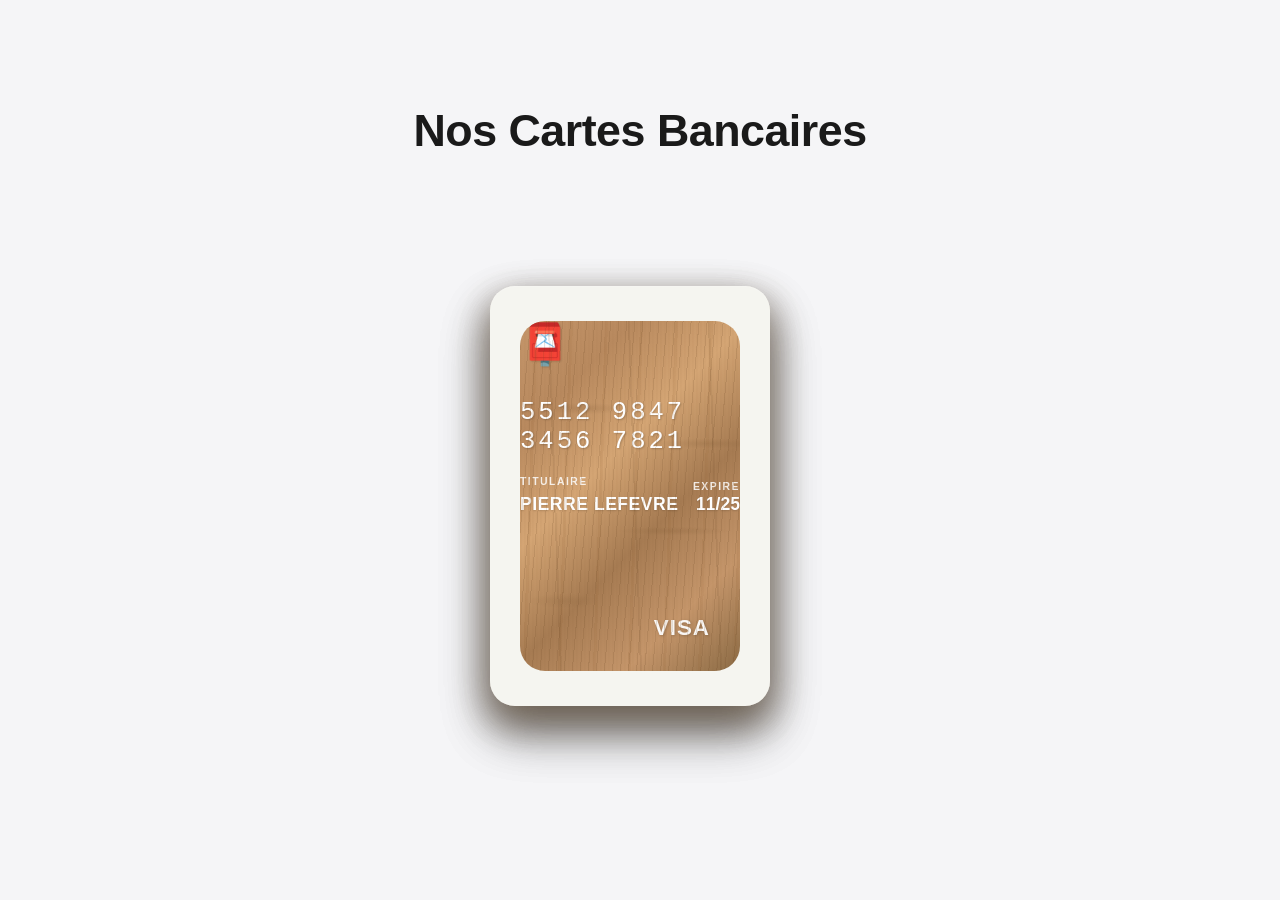
<file: maquette.html>
<!DOCTYPE html>
<html lang="fr">
<head>
    <meta charset="UTF-8">
    <meta name="viewport" content="width=device-width, initial-scale=1.0">
    <title>Cartes Bancaires</title>
    <link rel="stylesheet" href="styles.css">
</head>
<body>
    <div class="container">
        <h1>Nos Cartes Bancaires</h1>
        <div class="carousel-container">
            <div class="carousel-track">
                <!-- Carte 1 - Crédit Agricol -->
                <div class="bank-card card-credit-agricol" data-index="0">
                    <div class="card-flipper">
                        <div class="card-front">
                            <div class="card-content">
                                <div class="card-logo">🌾</div>
                                <div class="card-chip"></div>
                                <div class="card-number">5234 8573 9218 4756</div>
                                <div class="card-footer">
                                    <div class="card-holder">
                                        <span class="label">TITULAIRE</span>
                                        <span class="name">JOHN SMITH</span>
                                    </div>
                                    <div class="card-expiry">
                                        <span class="label">EXPIRE</span>
                                        <span class="date">12/28</span>
                                    </div>
                                </div>
                            </div>
                            <div class="card-brand">VISA</div>
                        </div>
                        <div class="card-back">
                            <div class="back-content">
                                <div class="back-logo">🌾</div>
                                <h3 class="back-title">Crédit Agricol</h3>
                                <p class="back-text">Crédit Agricol est l'un des plus grands groupes bancaires français, fondé en 1894. Il propose des services bancaires complets pour les particuliers et les entreprises, avec une forte présence territoriale en France.</p>
                            </div>
                        </div>
                    </div>
                </div>

                <!-- Carte 2 - Revolut -->
                <div class="bank-card card-revolut" data-index="1">
                    <div class="card-flipper">
                        <div class="card-front">
                            <div class="card-content">
                                <div class="card-logo">⚡</div>
                                <div class="card-chip"></div>
                                <div class="card-number">4892 1765 3847 2934</div>
                                <div class="card-footer">
                                    <div class="card-holder">
                                        <span class="label">TITULAIRE</span>
                                        <span class="name">MARIE DUPONT</span>
                                    </div>
                                    <div class="card-expiry">
                                        <span class="label">EXPIRE</span>
                                        <span class="date">09/27</span>
                                    </div>
                                </div>
                            </div>
                            <div class="card-brand">MASTERCARD</div>
                        </div>
                        <div class="card-back">
                            <div class="back-content">
                                <div class="back-logo">⚡</div>
                                <h3 class="back-title">Revolut</h3>
                                <p class="back-text">Revolut est une fintech basée à Londres proposant des services bancaires numériques révolutionnaires. Leader en matière de paiements internationaux et de transfert d'argent à faible coût.</p>
                            </div>
                        </div>
                    </div>
                </div>

                <!-- Carte 3 - Société Générale -->
                <div class="bank-card card-societe-generale" data-index="2">
                    <div class="card-flipper">
                        <div class="card-front">
                            <div class="card-content">
                                <div class="card-logo">🏛️</div>
                                <div class="card-chip"></div>
                                <div class="card-number">6011 2847 5930 1847</div>
                                <div class="card-footer">
                                    <div class="card-holder">
                                        <span class="label">TITULAIRE</span>
                                        <span class="name">JEAN MARTIN</span>
                                    </div>
                                    <div class="card-expiry">
                                        <span class="label">EXPIRE</span>
                                        <span class="date">03/26</span>
                                    </div>
                                </div>
                            </div>
                            <div class="card-brand">VISA</div>
                        </div>
                        <div class="card-back">
                            <div class="back-content">
                                <div class="back-logo">🏛️</div>
                                <h3 class="back-title">Société Générale</h3>
                                <p class="back-text">Société Générale, fondée en 1864, est l'une des plus grandes banques de France. Elle offre une gamme complète de produits et services bancaires et financiers.</p>
                            </div>
                        </div>
                    </div>
                </div>

                <!-- Carte 4 - Boursorama -->
                <div class="bank-card card-boursorama" data-index="3">
                    <div class="card-flipper">
                        <div class="card-front">
                            <div class="card-content">
                                <div class="card-logo">💼</div>
                                <div class="card-chip"></div>
                                <div class="card-number">3782 847569 12345</div>
                                <div class="card-footer">
                                    <div class="card-holder">
                                        <span class="label">TITULAIRE</span>
                                        <span class="name">SOPHIE BERNARD</span>
                                    </div>
                                    <div class="card-expiry">
                                        <span class="label">EXPIRE</span>
                                        <span class="date">07/29</span>
                                    </div>
                                </div>
                            </div>
                            <div class="card-brand">MASTERCARD</div>
                        </div>
                        <div class="card-back">
                            <div class="back-content">
                                <div class="back-logo">💼</div>
                                <h3 class="back-title">Boursorama</h3>
                                <p class="back-text">Boursorama est une banque en ligne française filiale de Société Générale. Elle propose des services bancaires sans frais et des outils d'investissement accessibles.</p>
                            </div>
                        </div>
                    </div>
                </div>

                <!-- Carte 5 - La Poste -->
                <div class="bank-card card-la-poste" data-index="4">
                    <div class="card-flipper">
                        <div class="card-front">
                            <div class="card-content">
                                <div class="card-logo">📮</div>
                                <div class="card-chip"></div>
                                <div class="card-number">5512 9847 3456 7821</div>
                                <div class="card-footer">
                                    <div class="card-holder">
                                        <span class="label">TITULAIRE</span>
                                        <span class="name">PIERRE LEFEVRE</span>
                                    </div>
                                    <div class="card-expiry">
                                        <span class="label">EXPIRE</span>
                                        <span class="date">11/25</span>
                                    </div>
                                </div>
                            </div>
                            <div class="card-brand">VISA</div>
                        </div>
                        <div class="card-back">
                            <div class="back-content">
                                <div class="back-logo">📮</div>
                                <h3 class="back-title">La Poste</h3>
                                <p class="back-text">La Banque Postale, filiale du groupe La Poste depuis 2006, propose des services bancaires accessibles dans les bureaux de poste français avec un service de proximité.</p>
                            </div>
                        </div>
                    </div>
                </div>
            </div>
        </div>
    </div>

    <script src="script.js"></script>
</body>
</html>
</file>
<file: styles.css>
* {
    margin: 0;
    padding: 0;
    box-sizing: border-box;
}

body {
    font-family: -apple-system, BlinkMacSystemFont, 'Segoe UI', 'Roboto', 'Oxygen', sans-serif;
    background: #f5f5f7;
    min-height: 100vh;
    padding: 40px 20px;
    display: flex;
    justify-content: center;
    align-items: center;
    color: #1a1a1a;
    transition: background 0.8s ease, background-color 0.8s ease;
    position: relative;
    overflow-x: hidden;
}

/* Fonds dynamiques pour Metal Cards */
body.bg-platinum {
    background: linear-gradient(135deg, #E5E7EB 0%, #9CA3AF 50%, #D1D5DB 100%);
}

body.bg-gold {
    background: linear-gradient(135deg, #FEF3C7 0%, #FCD34D 50%, #F59E0B 100%);
}

body.bg-black {
    background: linear-gradient(135deg, #BE185D 0%, #9D174D 50%, #831843 100%);
    color: white;
}

/* Fonds dynamiques pour Cartes Standard */
body.bg-pvc-free {
    background: linear-gradient(180deg, #87CEEB 0%, #B0E0E6 30%, #98D8C8 60%, #7CB342 100%);
    position: relative;
    overflow: hidden;
}

/* Conteneur des arbres qui poussent */
.growing-trees {
    position: fixed;
    bottom: 0;
    left: 0;
    width: 100%;
    height: 300px;
    pointer-events: none;
    z-index: 1;
    display: flex;
    justify-content: space-around;
    align-items: flex-end;
    padding: 0 20px;
}

.tree {
    display: flex;
    flex-direction: column;
    align-items: center;
    transform-origin: bottom center;
    animation: grow-tree 3s ease-out forwards;
}

.tree:nth-child(1) { animation-delay: 0s; }
.tree:nth-child(2) { animation-delay: 0.5s; }
.tree:nth-child(3) { animation-delay: 0.2s; }
.tree:nth-child(4) { animation-delay: 0.8s; }
.tree:nth-child(5) { animation-delay: 0.3s; }
.tree:nth-child(6) { animation-delay: 1s; }
.tree:nth-child(7) { animation-delay: 0.6s; }
.tree:nth-child(8) { animation-delay: 1.2s; }
.tree:nth-child(9) { animation-delay: 0.4s; }
.tree:nth-child(10) { animation-delay: 0.9s; }

.tree-trunk {
    width: 8px;
    background: linear-gradient(to right, #5D4037, #8D6E63, #5D4037);
    border-radius: 2px;
}

.tree-leaves {
    position: relative;
}

/* Différents types d'arbres */
.tree.pine .tree-leaves {
    width: 0;
    height: 0;
    border-left: 25px solid transparent;
    border-right: 25px solid transparent;
    border-bottom: 60px solid #2E7D32;
    position: relative;
}

.tree.pine .tree-leaves::before {
    content: '';
    position: absolute;
    top: 20px;
    left: -20px;
    width: 0;
    height: 0;
    border-left: 20px solid transparent;
    border-right: 20px solid transparent;
    border-bottom: 50px solid #388E3C;
}

.tree.pine .tree-leaves::after {
    content: '';
    position: absolute;
    top: 35px;
    left: -15px;
    width: 0;
    height: 0;
    border-left: 15px solid transparent;
    border-right: 15px solid transparent;
    border-bottom: 40px solid #43A047;
}

.tree.round .tree-leaves {
    width: 50px;
    height: 50px;
    background: radial-gradient(ellipse at center, #66BB6A 0%, #43A047 50%, #2E7D32 100%);
    border-radius: 50% 50% 45% 45%;
    position: relative;
}

.tree.round .tree-leaves::before {
    content: '';
    position: absolute;
    top: -15px;
    left: 10px;
    width: 35px;
    height: 35px;
    background: radial-gradient(ellipse at center, #81C784 0%, #66BB6A 100%);
    border-radius: 50%;
}

.tree.round .tree-leaves::after {
    content: '';
    position: absolute;
    top: -10px;
    right: 5px;
    width: 30px;
    height: 30px;
    background: radial-gradient(ellipse at center, #A5D6A7 0%, #81C784 100%);
    border-radius: 50%;
}

.tree.bush .tree-leaves {
    width: 40px;
    height: 30px;
    background: radial-gradient(ellipse at center, #8BC34A 0%, #689F38 100%);
    border-radius: 50% 50% 40% 40%;
}

.tree.bush .tree-trunk {
    height: 15px !important;
    width: 6px;
}

/* Tailles variées */
.tree.small .tree-trunk { height: 30px; }
.tree.small .tree-leaves { transform: scale(0.7); }

.tree.medium .tree-trunk { height: 50px; }
.tree.medium .tree-leaves { transform: scale(1); }

.tree.large .tree-trunk { height: 70px; }
.tree.large .tree-leaves { transform: scale(1.3); }

/* Sol herbeux */
.grass-ground {
    position: fixed;
    bottom: 0;
    left: 0;
    width: 100%;
    height: 40px;
    background: linear-gradient(to bottom, #7CB342 0%, #558B2F 100%);
    z-index: 0;
}

.grass-ground::before {
    content: '';
    position: absolute;
    top: -15px;
    left: 0;
    width: 100%;
    height: 20px;
    background: url("data:image/svg+xml,%3Csvg xmlns='http://www.w3.org/2000/svg' viewBox='0 0 100 20'%3E%3Cpath fill='%237CB342' d='M0,20 Q5,5 10,20 Q15,0 20,20 Q25,8 30,20 Q35,3 40,20 Q45,10 50,20 Q55,2 60,20 Q65,8 70,20 Q75,5 80,20 Q85,12 90,20 Q95,6 100,20 L100,20 L0,20 Z'/%3E%3C/svg%3E");
    background-size: 100px 20px;
    background-repeat: repeat-x;
}

@keyframes grow-tree {
    0% {
        transform: scaleY(0) scaleX(0.5);
    }
    50% {
        transform: scaleY(0.8) scaleX(0.9);
    }
    70% {
        transform: scaleY(1.1) scaleX(1.05);
    }
    100% {
        transform: scaleY(1) scaleX(1);
    }
}

/* Animation de balancement des arbres */
.tree.grown {
    animation: sway-tree 4s ease-in-out infinite;
}

.tree:nth-child(odd).grown {
    animation-delay: 0s;
    animation-duration: 3.5s;
}

.tree:nth-child(even).grown {
    animation-delay: 0.5s;
    animation-duration: 4.5s;
}

@keyframes sway-tree {
    0%, 100% {
        transform: rotate(0deg);
    }
    25% {
        transform: rotate(2deg);
    }
    75% {
        transform: rotate(-2deg);
    }
}

body.bg-revolut {
    background: linear-gradient(135deg, #E8F5E9 0%, #C8E6C9 50%, #A5D6A7 100%);
}

body.bg-ocean {
    background: linear-gradient(180deg, #87CEEB 0%, #1E90FF 40%, #0077B6 100%);
    position: relative;
    overflow: hidden;
}

/* Conteneur des vagues */
.ocean-waves {
    position: fixed;
    bottom: 0;
    left: 0;
    width: 100%;
    height: 200px;
    pointer-events: none;
    z-index: 1;
    overflow: hidden;
}

.ocean-waves .wave {
    position: absolute;
    bottom: 0;
    left: 0;
    width: 400%;
    height: 100%;
    background-repeat: repeat-x;
    transform-origin: center bottom;
}

.ocean-waves .wave1 {
    background: url("data:image/svg+xml,%3Csvg xmlns='http://www.w3.org/2000/svg' viewBox='0 0 1440 320'%3E%3Cpath fill='%23005577' fill-opacity='0.95' d='M0,128L40,144C80,160,160,192,240,197.3C320,203,400,181,480,181.3C560,181,640,203,720,224C800,245,880,267,960,261.3C1040,256,1120,224,1200,208C1280,192,1360,192,1400,192L1440,192L1440,320L1400,320C1360,320,1280,320,1200,320C1120,320,1040,320,960,320C880,320,800,320,720,320C640,320,560,320,480,320C400,320,320,320,240,320C160,320,80,320,40,320L0,320Z'%3E%3C/path%3E%3C/svg%3E");
    background-size: 25% 100%;
    animation: wave-fast1 4s linear infinite;
    z-index: 5;
    opacity: 1;
    bottom: 0;
    height: 80px;
}

.ocean-waves .wave2 {
    background: url("data:image/svg+xml,%3Csvg xmlns='http://www.w3.org/2000/svg' viewBox='0 0 1440 320'%3E%3Cpath fill='%230088aa' fill-opacity='0.85' d='M0,192L40,176C80,160,160,128,240,133.3C320,139,400,181,480,202.7C560,224,640,224,720,208C800,192,880,160,960,165.3C1040,171,1120,213,1200,218.7C1280,224,1360,192,1400,176L1440,160L1440,320L1400,320C1360,320,1280,320,1200,320C1120,320,1040,320,960,320C880,320,800,320,720,320C640,320,560,320,480,320C400,320,320,320,240,320C160,320,80,320,40,320L0,320Z'%3E%3C/path%3E%3C/svg%3E");
    background-size: 25% 100%;
    animation: wave-fast2 3s linear infinite;
    z-index: 4;
    opacity: 0.9;
    bottom: 10px;
    height: 90px;
}

.ocean-waves .wave3 {
    background: url("data:image/svg+xml,%3Csvg xmlns='http://www.w3.org/2000/svg' viewBox='0 0 1440 320'%3E%3Cpath fill='%2300aaddcc' fill-opacity='0.75' d='M0,256L40,240C80,224,160,192,240,186.7C320,181,400,203,480,218.7C560,235,640,245,720,234.7C800,224,880,192,960,181.3C1040,171,1120,181,1200,197.3C1280,213,1360,235,1400,245.3L1440,256L1440,320L1400,320C1360,320,1280,320,1200,320C1120,320,1040,320,960,320C880,320,800,320,720,320C640,320,560,320,480,320C400,320,320,320,240,320C160,320,80,320,40,320L0,320Z'%3E%3C/path%3E%3C/svg%3E");
    background-size: 25% 100%;
    animation: wave-fast1 2.5s linear infinite;
    z-index: 3;
    opacity: 0.85;
    bottom: 25px;
    height: 100px;
}

.ocean-waves .wave4 {
    background: url("data:image/svg+xml,%3Csvg xmlns='http://www.w3.org/2000/svg' viewBox='0 0 1440 320'%3E%3Cpath fill='%2366ccee' fill-opacity='0.6' d='M0,288L40,272C80,256,160,224,240,218.7C320,213,400,235,480,250.7C560,267,640,277,720,266.7C800,256,880,224,960,213.3C1040,203,1120,213,1200,229.3C1280,245,1360,267,1400,277.3L1440,288L1440,320L1400,320C1360,320,1280,320,1200,320C1120,320,1040,320,960,320C880,320,800,320,720,320C640,320,560,320,480,320C400,320,320,320,240,320C160,320,80,320,40,320L0,320Z'%3E%3C/path%3E%3C/svg%3E");
    background-size: 25% 100%;
    animation: wave-fast2 3.5s linear infinite;
    z-index: 2;
    opacity: 0.7;
    bottom: 45px;
    height: 110px;
}

.ocean-waves .wave5 {
    background: url("data:image/svg+xml,%3Csvg xmlns='http://www.w3.org/2000/svg' viewBox='0 0 1440 320'%3E%3Cpath fill='%2399ddff' fill-opacity='0.4' d='M0,224L40,213.3C80,203,160,181,240,192C320,203,400,245,480,256C560,267,640,245,720,218.7C800,192,880,160,960,165.3C1040,171,1120,213,1200,234.7C1280,256,1360,256,1400,256L1440,256L1440,320L1400,320C1360,320,1280,320,1200,320C1120,320,1040,320,960,320C880,320,800,320,720,320C640,320,560,320,480,320C400,320,320,320,240,320C160,320,80,320,40,320L0,320Z'%3E%3C/path%3E%3C/svg%3E");
    background-size: 25% 100%;
    animation: wave-fast1 5s linear infinite;
    z-index: 1;
    opacity: 0.5;
    bottom: 70px;
    height: 120px;
}

@keyframes wave-fast1 {
    0% {
        transform: translateX(0);
    }
    100% {
        transform: translateX(-25%);
    }
}

@keyframes wave-fast2 {
    0% {
        transform: translateX(-25%);
    }
    100% {
        transform: translateX(0);
    }
}

body.bg-boursorama {
    background: linear-gradient(135deg, #E8F5E9 0%, #C8E6C9 50%, #A5D6A7 100%);
}

body.bg-la-poste {
    background: 
        repeating-linear-gradient(
            90deg,
            transparent 0px,
            transparent 4px,
            rgba(139, 90, 43, 0.08) 4px,
            rgba(139, 90, 43, 0.08) 8px
        ),
        repeating-linear-gradient(
            87deg,
            transparent 0px,
            transparent 20px,
            rgba(101, 67, 33, 0.06) 20px,
            rgba(101, 67, 33, 0.06) 24px
        ),
        repeating-linear-gradient(
            93deg,
            transparent 0px,
            transparent 50px,
            rgba(80, 50, 20, 0.05) 50px,
            rgba(80, 50, 20, 0.05) 52px
        ),
        linear-gradient(135deg, #D4A574 0%, #C4956A 25%, #B8895E 50%, #A67B52 75%, #8B6B45 100%);
    position: relative;
    overflow: hidden;
}

/* Nœuds du bois */
body.bg-la-poste::before {
    content: '';
    position: fixed;
    top: 0;
    left: 0;
    width: 100%;
    height: 100%;
    background:
        radial-gradient(ellipse 80px 15px at 15% 20%, rgba(101, 67, 33, 0.15) 0%, transparent 70%),
        radial-gradient(ellipse 60px 12px at 75% 35%, rgba(101, 67, 33, 0.12) 0%, transparent 70%),
        radial-gradient(ellipse 100px 18px at 40% 70%, rgba(101, 67, 33, 0.1) 0%, transparent 70%),
        radial-gradient(ellipse 70px 14px at 85% 80%, rgba(101, 67, 33, 0.13) 0%, transparent 70%),
        radial-gradient(ellipse 50px 10px at 25% 50%, rgba(101, 67, 33, 0.11) 0%, transparent 70%),
        radial-gradient(ellipse 90px 16px at 60% 15%, rgba(101, 67, 33, 0.09) 0%, transparent 70%);
    pointer-events: none;
    z-index: 0;
}

/* Conteneur des feuilles qui tombent */
.falling-leaves {
    position: fixed;
    top: 0;
    left: 0;
    width: 100%;
    height: 100%;
    pointer-events: none;
    z-index: 1;
    overflow: hidden;
}

.leaf {
    position: absolute;
    top: -50px;
    width: 30px;
    height: 30px;
    background: linear-gradient(135deg, #8B4513 0%, #D2691E 50%, #CD853F 100%);
    clip-path: polygon(50% 0%, 80% 30%, 100% 50%, 80% 100%, 50% 80%, 20% 100%, 0% 50%, 20% 30%);
    animation: fall-leaf linear infinite;
    opacity: 0.8;
}

.leaf:nth-child(1) { left: 5%; animation-duration: 12s; animation-delay: 0s; width: 25px; height: 25px; }
.leaf:nth-child(2) { left: 15%; animation-duration: 15s; animation-delay: 2s; width: 35px; height: 35px; }
.leaf:nth-child(3) { left: 25%; animation-duration: 11s; animation-delay: 4s; width: 28px; height: 28px; }
.leaf:nth-child(4) { left: 35%; animation-duration: 14s; animation-delay: 1s; width: 32px; height: 32px; }
.leaf:nth-child(5) { left: 45%; animation-duration: 13s; animation-delay: 3s; width: 26px; height: 26px; }
.leaf:nth-child(6) { left: 55%; animation-duration: 16s; animation-delay: 5s; width: 30px; height: 30px; }
.leaf:nth-child(7) { left: 65%; animation-duration: 10s; animation-delay: 2.5s; width: 34px; height: 34px; }
.leaf:nth-child(8) { left: 75%; animation-duration: 14s; animation-delay: 0.5s; width: 27px; height: 27px; }
.leaf:nth-child(9) { left: 85%; animation-duration: 12s; animation-delay: 3.5s; width: 31px; height: 31px; }
.leaf:nth-child(10) { left: 95%; animation-duration: 15s; animation-delay: 1.5s; width: 29px; height: 29px; }
.leaf:nth-child(11) { left: 10%; animation-duration: 13s; animation-delay: 6s; width: 24px; height: 24px; }
.leaf:nth-child(12) { left: 30%; animation-duration: 11s; animation-delay: 7s; width: 33px; height: 33px; }
.leaf:nth-child(13) { left: 50%; animation-duration: 14s; animation-delay: 4.5s; width: 28px; height: 28px; }
.leaf:nth-child(14) { left: 70%; animation-duration: 12s; animation-delay: 5.5s; width: 36px; height: 36px; }
.leaf:nth-child(15) { left: 90%; animation-duration: 16s; animation-delay: 2.2s; width: 25px; height: 25px; }

/* Différentes couleurs de feuilles */
.leaf:nth-child(odd) {
    background: linear-gradient(135deg, #8B4513 0%, #A0522D 50%, #CD853F 100%);
}

.leaf:nth-child(3n) {
    background: linear-gradient(135deg, #D2691E 0%, #F4A460 50%, #DEB887 100%);
}

.leaf:nth-child(4n) {
    background: linear-gradient(135deg, #B8860B 0%, #DAA520 50%, #F0E68C 100%);
}

.leaf:nth-child(5n) {
    background: linear-gradient(135deg, #6B4423 0%, #8B5A2B 50%, #A67B52 100%);
}

@keyframes fall-leaf {
    0% {
        top: -50px;
        transform: rotate(0deg) translateX(0);
        opacity: 0;
    }
    10% {
        opacity: 0.9;
    }
    25% {
        transform: rotate(90deg) translateX(30px);
    }
    50% {
        transform: rotate(180deg) translateX(-20px);
    }
    75% {
        transform: rotate(270deg) translateX(25px);
    }
    90% {
        opacity: 0.8;
    }
    100% {
        top: 110vh;
        transform: rotate(360deg) translateX(-15px);
        opacity: 0;
    }
}

/* Overlay pour les empreintes digitales (Biometric Card) */
.fingerprints-overlay {
    position: fixed;
    top: 0;
    left: 0;
    width: 100%;
    height: 100%;
    pointer-events: none;
    z-index: 9999;
    opacity: 0;
    transition: opacity 0.5s ease;
}

.fingerprints-overlay.show {
    opacity: 1;
}

/* Container pour chaque empreinte avec scanner */
.fingerprint {
    position: absolute;
    width: 120px;
    height: 160px;
    display: flex;
    flex-direction: column;
    justify-content: flex-start;
    align-items: center;
    filter: drop-shadow(0 0 15px rgba(0, 229, 255, 0.6));
    cursor: pointer;
    pointer-events: auto;
}

.fingerprint svg {
    width: 100%;
    height: 120px;
}

/* Ligne de scan pour chaque empreinte */
.fingerprint-scan-line {
    position: absolute;
    left: 5%;
    width: 90%;
    height: 3px;
    background: linear-gradient(90deg, 
        transparent 0%, 
        rgba(0, 229, 255, 0.4) 20%,
        rgba(0, 229, 255, 1) 50%,
        rgba(0, 229, 255, 0.4) 80%,
        transparent 100%);
    box-shadow: 0 0 15px rgba(0, 229, 255, 0.9),
                0 0 30px rgba(0, 229, 255, 0.6),
                0 0 45px rgba(0, 229, 255, 0.3);
    opacity: 0;
    top: 0;
    transition: opacity 0.2s ease;
    border-radius: 2px;
}

/* Animation de scan au survol de l'empreinte */
.fingerprint:hover .fingerprint-scan-line {
    opacity: 1;
    animation: overlayScanAnimation 1.5s ease-in-out infinite;
}

.fingerprint:hover svg {
    filter: drop-shadow(0 0 20px rgba(0, 229, 255, 0.9));
}

/* Reflet sous l'empreinte */
.fingerprint-reflect {
    width: 100%;
    height: 40px;
    opacity: 0.25;
    transform: scaleY(-0.5);
    filter: blur(2px);
    margin-top: -15px;
}

@keyframes overlayScanAnimation {
    0% {
        top: 5%;
        opacity: 0;
    }
    15% {
        opacity: 1;
    }
    50% {
        top: 65%;
        opacity: 1;
    }
    85% {
        opacity: 1;
    }
    100% {
        top: 5%;
        opacity: 0;
    }
}

/* Vibration overlay - Barres sonores comme sur la photo */
.vibration-overlay {
    position: fixed;
    top: 0;
    left: 0;
    width: 100%;
    height: 100%;
    pointer-events: none;
    z-index: 9998;
    opacity: 0;
    transition: opacity 0.5s ease;
    display: flex;
    justify-content: space-between;
    align-items: center;
    padding: 0;
}

.vibration-overlay.show {
    opacity: 1;
}

.sound-bars {
    display: flex;
    flex-direction: row;
    align-items: center;
    gap: 4px;
    height: 60%;
}

.sound-bars.left {
    padding-left: 20px;
}

.sound-bars.right {
    padding-right: 20px;
}

.sound-bars .bar {
    width: 6px;
    background: linear-gradient(180deg, #4338CA 0%, #6366F1 50%, #818CF8 100%);
    border-radius: 4px;
    animation: soundBar 0.8s ease-in-out infinite;
}

.sound-bars .bar:nth-child(1) { height: 20%; animation-delay: 0s; }
.sound-bars .bar:nth-child(2) { height: 35%; animation-delay: 0.1s; }
.sound-bars .bar:nth-child(3) { height: 50%; animation-delay: 0.15s; }
.sound-bars .bar:nth-child(4) { height: 65%; animation-delay: 0.2s; }
.sound-bars .bar:nth-child(5) { height: 80%; animation-delay: 0.25s; }
.sound-bars .bar:nth-child(6) { height: 95%; animation-delay: 0.3s; }
.sound-bars .bar:nth-child(7) { height: 100%; animation-delay: 0.35s; }
.sound-bars .bar:nth-child(8) { height: 95%; animation-delay: 0.4s; }
.sound-bars .bar:nth-child(9) { height: 85%; animation-delay: 0.45s; }
.sound-bars .bar:nth-child(10) { height: 70%; animation-delay: 0.5s; }
.sound-bars .bar:nth-child(11) { height: 55%; animation-delay: 0.55s; }
.sound-bars .bar:nth-child(12) { height: 65%; animation-delay: 0.6s; }
.sound-bars .bar:nth-child(13) { height: 80%; animation-delay: 0.65s; }
.sound-bars .bar:nth-child(14) { height: 90%; animation-delay: 0.7s; }
.sound-bars .bar:nth-child(15) { height: 75%; animation-delay: 0.75s; }
.sound-bars .bar:nth-child(16) { height: 60%; animation-delay: 0.8s; }
.sound-bars .bar:nth-child(17) { height: 45%; animation-delay: 0.85s; }
.sound-bars .bar:nth-child(18) { height: 35%; animation-delay: 0.9s; }
.sound-bars .bar:nth-child(19) { height: 25%; animation-delay: 0.95s; }
.sound-bars .bar:nth-child(20) { height: 15%; animation-delay: 1s; }

@keyframes soundBar {
    0%, 100% {
        transform: scaleY(0.5);
        opacity: 0.7;
    }
    50% {
        transform: scaleY(1);
        opacity: 1;
    }
}

/* Effet métallique pour Black Card */
body.bg-black::before {
    content: '';
    position: fixed;
    top: 0;
    left: 0;
    width: 100%;
    height: 100%;
    background: 
        linear-gradient(90deg, transparent 0%, rgba(255,255,255,0.03) 50%, transparent 100%),
        linear-gradient(0deg, transparent 0%, rgba(255,255,255,0.02) 50%, transparent 100%);
    pointer-events: none;
    animation: metallicShine 3s infinite;
}

@keyframes metallicShine {
    0% { transform: translateX(-100%); }
    100% { transform: translateX(100%); }
}

.container {
    width: 100%;
    max-width: 100%;
    display: flex;
    flex-direction: column;
    align-items: center;
}

#metal {
    width: 100vw;
    overflow: visible;
}

#standard {
    width: 100vw;
    overflow: visible;
}

/* Carousel circulaire 3D pour toutes les catégories */
.carousel-container {
    width: 100vw;
    max-width: 100vw;
    height: 600px;
    perspective: 1500px;
    display: flex;
    justify-content: center;
    align-items: center;
    position: relative;
    margin-left: calc(-50vw + 50%);
    overflow: visible;
}

.carousel-track {
    position: relative;
    width: 100%;
    height: 100%;
    transform-style: preserve-3d;
    display: flex;
    justify-content: center;
    align-items: center;
}

/* Cartes bancaires */
.bank-card {
    position: absolute;
    left: 50%;
    top: 50%;
    width: 280px;
    height: 420px;
    margin-left: -140px;
    margin-top: -210px;
    color: white;
    padding: 35px 30px;
    border-radius: 25px;
    cursor: pointer;
    transform-style: preserve-3d;
    transition: all 0.8s cubic-bezier(0.25, 0.46, 0.45, 0.94);
    overflow: hidden;
    box-shadow: 0 25px 50px rgba(0, 0, 0, 0.3);
}

h1 {
    text-align: center;
    color: #1a1a1a;
    margin-bottom: 40px;
    font-size: 2.8em;
    font-weight: 700;
    letter-spacing: -0.5px;
}

/* Navigation des catégories */
.category-nav {
    display: flex;
    gap: 12px;
    margin-bottom: 40px;
    justify-content: center;
}

.category-btn {
    padding: 12px 24px;
    border: 2px solid #e5e5e7;
    background: white;
    border-radius: 12px;
    cursor: pointer;
    font-size: 16px;
    font-weight: 600;
    transition: all 0.3s ease;
    color: #1a1a1a;
}

.category-btn:hover {
    border-color: #3B82F6;
    color: #3B82F6;
}

.category-btn.active {
    background: #3B82F6;
    border-color: #3B82F6;
    color: white;
}

/* Sections des catégories */
.category-section {
    display: none;
    animation: fadeIn 0.3s ease;
}

.category-section.active {
    display: block;
}

.card-front {
    display: flex;
    flex-direction: column;
    justify-content: space-between;
    height: 100%;
}

.bank-card::after {
    content: '';
    position: absolute;
    bottom: -80px;
    left: 0;
    right: 0;
    height: 80px;
    background: linear-gradient(to bottom,
        rgba(255, 255, 255, 0.15) 0%,
        rgba(255, 255, 255, 0.05) 50%,
        transparent 100%);
    border-radius: 50% 50% 0 0;
    transform: scaleX(0.9);
    pointer-events: none;
}

.bank-logo {
    font-size: 3em;
    text-shadow: 1px 1px 3px rgba(0, 0, 0, 0.2);
    filter: drop-shadow(0 2px 4px rgba(0, 0, 0, 0.1));
}

.card-logo {
    font-size: 2.5em;
    margin-bottom: 15px;
    text-shadow: 1px 1px 2px rgba(0, 0, 0, 0.15);
}

.chip {
    background: rgba(255, 215, 0, 0.25);
    padding: 8px 12px;
    border-radius: 6px;
    font-size: 1.2em;
    border: 2px solid rgba(255, 215, 0, 0.35);
    font-weight: bold;
    color: #FFD700;
    text-shadow: 0 1px 2px rgba(0, 0, 0, 0.3);
}

/* ========== PVC-FREE CARD - Carte écologique verte ========== */
.bank-card.card-pvc-free {
    background: transparent;
    box-shadow: 0 15px 35px rgba(0, 0, 0, 0.15);
}

.bank-card.card-pvc-free .card-front {
    background: linear-gradient(180deg, 
        #7CB342 0%, 
        #8BC34A 30%, 
        #9CCC65 60%, 
        #AED581 100%);
    overflow: hidden;
}

.bank-card.card-pvc-free .card-back {
    background: linear-gradient(180deg, 
        #AED581 0%, 
        #9CCC65 30%, 
        #8BC34A 60%, 
        #7CB342 100%);
}

.pvc-card-design {
    position: relative;
    width: 100%;
    height: 100%;
    padding: 12px 15px;
    display: flex;
    flex-direction: column;
}

.pvc-header {
    display: flex;
    flex-direction: column;
    align-items: flex-start;
    z-index: 2;
}

.pvc-title {
    font-size: 16px;
    font-weight: 800;
    color: #FFFFFF;
    letter-spacing: 1px;
    text-shadow: 0 1px 3px rgba(0,0,0,0.3);
}

.pvc-subtitle {
    font-size: 7px;
    color: rgba(255,255,255,0.85);
    letter-spacing: 0.3px;
    font-weight: 500;
}

.pvc-stat {
    position: absolute;
    top: 50px;
    left: 15px;
    display: flex;
    flex-direction: column;
    z-index: 2;
}

.pvc-percent {
    font-size: 26px;
    font-weight: 800;
    color: #2E7D32;
    text-shadow: 0 1px 2px rgba(255,255,255,0.5);
}

.pvc-label {
    font-size: 7px;
    color: #1B5E20;
    line-height: 1.2;
    font-weight: 600;
}

.pvc-chip {
    position: absolute;
    left: 15px;
    top: 95px;
    width: 35px;
    height: 28px;
    background: linear-gradient(145deg, #F5E6D3 0%, #D4B896 50%, #C9A87C 100%);
    border-radius: 4px;
    box-shadow: 0 2px 4px rgba(0,0,0,0.2);
    z-index: 3;
}

.pvc-chip::before {
    content: '';
    position: absolute;
    top: 3px;
    left: 3px;
    right: 3px;
    bottom: 3px;
    background: 
        linear-gradient(90deg, transparent 40%, rgba(180,160,130,0.4) 42%, rgba(180,160,130,0.4) 44%, transparent 46%),
        linear-gradient(90deg, transparent 54%, rgba(180,160,130,0.4) 56%, rgba(180,160,130,0.4) 58%, transparent 60%),
        linear-gradient(0deg, transparent 35%, rgba(180,160,130,0.4) 37%, rgba(180,160,130,0.4) 63%, transparent 65%);
}

/* Symbole de recyclage */
.pvc-recycle {
    position: absolute;
    right: 10px;
    top: 50%;
    transform: translateY(-50%);
    width: 130px;
    height: 130px;
    z-index: 2;
    opacity: 0.9;
}

.pvc-recycle svg {
    width: 100%;
    height: 100%;
    filter: drop-shadow(2px 3px 5px rgba(0,0,0,0.2));
}

.pvc-contactless {
    position: absolute;
    right: 15px;
    bottom: 45px;
    width: 22px;
    height: 22px;
    color: rgba(255,255,255,0.8);
    z-index: 3;
}

.pvc-contactless svg {
    width: 100%;
    height: 100%;
}

.pvc-brand {
    position: absolute;
    bottom: 12px;
    left: 50%;
    transform: translateX(-50%);
    font-size: 16px;
    font-weight: 800;
    color: #1B5E20;
    letter-spacing: 4px;
    z-index: 3;
}

.bank-card.card-revolut {
    background: #f5f5f0;
    box-shadow: 0 15px 35px rgba(0, 0, 0, 0.15);
}

.bank-card.card-revolut .card-front {
    overflow: hidden;
    background: #f5f5f0;
}

/* Texture points pour Repurpose Card */
.bank-card.card-revolut .card-front::before {
    content: '';
    position: absolute;
    top: 0;
    left: 0;
    right: 0;
    bottom: 0;
    background-image: radial-gradient(circle, #ccc 1px, transparent 1px);
    background-size: 8px 8px;
    opacity: 0.5;
    pointer-events: none;
    z-index: 1;
    border-radius: 25px;
}

/* Design Repurpose Card */
.repurpose-card-design {
    position: relative;
    width: 100%;
    height: 100%;
    padding: 15px 20px;
    z-index: 2;
    color: #333;
}

.repurpose-header {
    position: absolute;
    top: 15px;
    left: 20px;
}

.repurpose-title {
    font-size: 16px;
    font-weight: 700;
    color: #00897B;
    letter-spacing: 1px;
}

.repurpose-subtitle {
    font-size: 8px;
    color: #666;
    margin-top: 2px;
}

.repurpose-badge {
    position: absolute;
    top: 50px;
    left: 20px;
    text-align: left;
}

.repurpose-badge .badge-percent {
    font-size: 28px;
    font-weight: 700;
    color: #00897B;
    display: block;
    line-height: 1;
}

.repurpose-badge .badge-text {
    font-size: 7px;
    color: #666;
    line-height: 1.3;
}

.repurpose-recycle {
    position: absolute;
    top: 50%;
    left: 50%;
    transform: translate(-50%, -50%);
    width: 200px;
    height: 200px;
    opacity: 0.95;
}

.repurpose-chip {
    position: absolute;
    bottom: 60px;
    right: 20px;
    width: 40px;
    height: 32px;
    background: linear-gradient(135deg, #FFD700 0%, #FFA500 50%, #DAA520 100%);
    border-radius: 6px;
    box-shadow: inset 0 1px 2px rgba(255, 255, 255, 0.5),
                inset 0 -1px 2px rgba(0, 0, 0, 0.2);
}

.repurpose-chip::before {
    content: '';
    position: absolute;
    top: 50%;
    left: 50%;
    transform: translate(-50%, -50%);
    width: 28px;
    height: 20px;
    border: 1px solid rgba(139, 119, 42, 0.4);
    border-radius: 3px;
}

.repurpose-contactless {
    position: absolute;
    bottom: 65px;
    right: 70px;
    width: 24px;
    height: 24px;
    color: #666;
    transform: rotate(90deg);
}

.repurpose-thales {
    position: absolute;
    bottom: 20px;
    left: 50%;
    transform: translateX(-50%);
    font-size: 14px;
    font-weight: 700;
    color: #333;
    letter-spacing: 3px;
}

/* ========== OCEAN CARD - Carte écologique plastique océan ========== */
.bank-card.card-ocean {
    background: transparent;
    box-shadow: 0 15px 35px rgba(0, 0, 0, 0.15);
}

.bank-card.card-ocean .card-front {
    background: linear-gradient(180deg, 
        #1E3D59 0%, 
        #2B5278 20%, 
        #4A7BA7 40%, 
        #7EB3D3 60%, 
        #B8D8E8 80%, 
        #E8F4F8 100%);
    overflow: hidden;
}

.bank-card.card-ocean .card-back {
    background: linear-gradient(180deg, 
        #E8F4F8 0%, 
        #B8D8E8 20%, 
        #7EB3D3 40%, 
        #4A7BA7 60%, 
        #2B5278 80%, 
        #1E3D59 100%);
}

.ocean-card-design {
    position: relative;
    width: 100%;
    height: 100%;
    padding: 12px 15px;
    display: flex;
    flex-direction: column;
}

/* Bulles d'eau */
.ocean-bubbles {
    position: absolute;
    top: 0;
    left: 0;
    right: 0;
    bottom: 0;
    pointer-events: none;
    z-index: 1;
}

.ocean-bubbles .bubble {
    position: absolute;
    background: rgba(255, 255, 255, 0.4);
    border-radius: 50%;
    box-shadow: inset 0 0 3px rgba(255,255,255,0.8);
}

.bubble:nth-child(1) { width: 6px; height: 6px; top: 15%; left: 10%; }
.bubble:nth-child(2) { width: 4px; height: 4px; top: 25%; left: 85%; }
.bubble:nth-child(3) { width: 8px; height: 8px; top: 8%; right: 20%; }
.bubble:nth-child(4) { width: 5px; height: 5px; top: 40%; left: 5%; }
.bubble:nth-child(5) { width: 3px; height: 3px; top: 60%; right: 10%; }
.bubble:nth-child(6) { width: 7px; height: 7px; top: 75%; left: 15%; }
.bubble:nth-child(7) { width: 4px; height: 4px; top: 85%; right: 30%; }
.bubble:nth-child(8) { width: 5px; height: 5px; top: 50%; left: 25%; }

.ocean-header {
    display: flex;
    flex-direction: column;
    align-items: flex-start;
    z-index: 2;
}

.ocean-small-text {
    font-size: 7px;
    color: #FFB6C1;
    text-transform: lowercase;
    letter-spacing: 0.3px;
    font-weight: 500;
}

.ocean-title {
    font-size: 14px;
    font-weight: 800;
    color: #FFFFFF;
    letter-spacing: 0.5px;
    margin-top: -2px;
    text-shadow: 0 1px 2px rgba(0,0,0,0.3);
}

.ocean-stat {
    position: absolute;
    top: 50px;
    left: 15px;
    display: flex;
    align-items: baseline;
    gap: 3px;
    z-index: 2;
}

.ocean-percent {
    font-size: 22px;
    font-weight: 800;
    color: #FF6B6B;
    text-shadow: 0 1px 2px rgba(0,0,0,0.2);
}

.ocean-label {
    font-size: 7px;
    color: #E8F4F8;
    line-height: 1.1;
    font-weight: 600;
}

.ocean-label small {
    font-size: 6px;
    color: #B8D8E8;
    font-weight: 400;
    font-style: italic;
}

/* Bouteille écrasée au centre */
.ocean-bottle-crushed {
    position: absolute;
    left: 55%;
    top: 55%;
    transform: translate(-50%, -50%) rotate(-40deg);
    width: 90px;
    height: 175px;
    z-index: 2;
}

.ocean-bottle-crushed svg {
    width: 100%;
    height: 100%;
    filter: drop-shadow(4px 6px 10px rgba(0,0,0,0.35));
}

.ocean-chip {
    position: absolute;
    left: 15px;
    top: 75px;
    width: 35px;
    height: 28px;
    background: linear-gradient(145deg, #F5E6D3 0%, #D4B896 50%, #C9A87C 100%);
    border-radius: 4px;
    box-shadow: 0 2px 4px rgba(0,0,0,0.2);
    z-index: 3;
}

.ocean-chip::before {
    content: '';
    position: absolute;
    top: 3px;
    left: 3px;
    right: 3px;
    bottom: 3px;
    background: 
        linear-gradient(90deg, transparent 40%, rgba(180,160,130,0.4) 42%, rgba(180,160,130,0.4) 44%, transparent 46%),
        linear-gradient(90deg, transparent 54%, rgba(180,160,130,0.4) 56%, rgba(180,160,130,0.4) 58%, transparent 60%),
        linear-gradient(0deg, transparent 35%, rgba(180,160,130,0.4) 37%, rgba(180,160,130,0.4) 63%, transparent 65%);
}

.ocean-contactless {
    position: absolute;
    right: 20px;
    bottom: 45px;
    width: 22px;
    height: 22px;
    color: #1E3A5F;
    opacity: 0.9;
    z-index: 3;
}

.ocean-contactless svg {
    width: 100%;
    height: 100%;
}

.ocean-brand {
    position: absolute;
    bottom: 12px;
    left: 50%;
    transform: translateX(-50%);
    font-size: 16px;
    font-weight: 800;
    color: #1E3D59;
    letter-spacing: 4px;
    z-index: 3;
    text-shadow: 0 1px 1px rgba(255,255,255,0.5);
}

.bank-card.card-boursorama {
    background: #f5f5f0;
    box-shadow: 0 15px 35px rgba(0, 0, 0, 0.15);
}

.bank-card.card-boursorama .card-front {
    overflow: hidden;
    background: #f5f5f0;
}

/* Texture points pour Reduce Card */
.bank-card.card-boursorama .card-front::before {
    content: '';
    position: absolute;
    top: 0;
    left: 0;
    right: 0;
    bottom: 0;
    background-image: radial-gradient(circle, #ccc 1px, transparent 1px);
    background-size: 8px 8px;
    opacity: 0.4;
    pointer-events: none;
    z-index: 1;
    border-radius: 25px;
}

/* Design Reduce Card */
.reduce-card-design {
    position: relative;
    width: 100%;
    height: 100%;
    padding: 15px 20px;
    z-index: 2;
    color: #333;
}

.reduce-header {
    position: absolute;
    top: 15px;
    left: 20px;
}

.reduce-title {
    font-size: 18px;
    font-weight: 700;
    color: #4CAF50;
    letter-spacing: 1px;
}

.reduce-subtitle {
    font-size: 8px;
    color: #666;
    margin-top: 2px;
}

.reduce-badge {
    position: absolute;
    top: 55px;
    left: 20px;
    text-align: left;
}

.reduce-badge .badge-percent {
    font-size: 26px;
    font-weight: 700;
    color: #4CAF50;
    display: inline;
    line-height: 1;
}

.reduce-badge .badge-text {
    font-size: 7px;
    color: #666;
    line-height: 1.3;
    display: inline;
    margin-left: 5px;
}

.reduce-leaf {
    position: absolute;
    top: 45%;
    right: 10px;
    transform: translateY(-50%);
    width: 150px;
    height: 185px;
}

.reduce-chip {
    position: absolute;
    bottom: 60px;
    left: 20px;
    width: 40px;
    height: 32px;
    background: linear-gradient(135deg, #FFD700 0%, #FFA500 50%, #DAA520 100%);
    border-radius: 6px;
    box-shadow: inset 0 1px 2px rgba(255, 255, 255, 0.5),
                inset 0 -1px 2px rgba(0, 0, 0, 0.2);
}

.reduce-chip::before {
    content: '';
    position: absolute;
    top: 50%;
    left: 50%;
    transform: translate(-50%, -50%);
    width: 28px;
    height: 20px;
    border: 1px solid rgba(139, 119, 42, 0.4);
    border-radius: 3px;
}

.reduce-contactless {
    position: absolute;
    bottom: 65px;
    left: 70px;
    width: 24px;
    height: 24px;
    color: #666;
    transform: rotate(90deg);
}

.reduce-thales {
    position: absolute;
    bottom: 20px;
    right: 20px;
    font-size: 14px;
    font-weight: 700;
    color: #333;
    letter-spacing: 3px;
}

.bank-card.card-la-poste {
    box-shadow: 0 15px 35px rgba(139, 107, 69, 0.4),
                inset 0 1px 2px rgba(255, 255, 255, 0.2);
}

.bank-card.card-la-poste .card-front {
    overflow: hidden;
    background: 
        linear-gradient(135deg, #C4956A 0%, #B8895E 20%, #D4A574 40%, #A67B52 60%, #C4956A 80%, #8B6B45 100%);
}

/* Texture de bois pour Wood Card */
.bank-card.card-la-poste .card-front::before {
    content: '';
    position: absolute;
    top: 0;
    left: 0;
    right: 0;
    bottom: 0;
    background: 
        /* Veinures principales du bois */
        repeating-linear-gradient(
            95deg,
            transparent 0px,
            transparent 2px,
            rgba(101, 67, 33, 0.15) 2px,
            rgba(101, 67, 33, 0.15) 3px,
            transparent 3px,
            transparent 8px
        ),
        /* Veinures secondaires */
        repeating-linear-gradient(
            92deg,
            transparent 0px,
            transparent 15px,
            rgba(139, 90, 43, 0.12) 15px,
            rgba(139, 90, 43, 0.08) 18px,
            transparent 18px,
            transparent 35px
        ),
        /* Ondulations naturelles du bois */
        repeating-linear-gradient(
            88deg,
            transparent 0px,
            transparent 40px,
            rgba(80, 50, 20, 0.1) 40px,
            rgba(80, 50, 20, 0.06) 42px,
            transparent 42px,
            transparent 80px
        ),
        /* Grain fin */
        repeating-linear-gradient(
            90deg,
            transparent 0px,
            rgba(120, 80, 40, 0.04) 1px,
            transparent 2px,
            transparent 4px
        ),
        /* Nœuds et variations */
        radial-gradient(ellipse 60px 8px at 30% 25%, rgba(101, 67, 33, 0.15) 0%, transparent 70%),
        radial-gradient(ellipse 80px 6px at 70% 60%, rgba(101, 67, 33, 0.12) 0%, transparent 70%),
        radial-gradient(ellipse 50px 10px at 20% 80%, rgba(101, 67, 33, 0.1) 0%, transparent 70%),
        radial-gradient(ellipse 70px 7px at 85% 35%, rgba(101, 67, 33, 0.13) 0%, transparent 70%);
    pointer-events: none;
    z-index: 1;
    border-radius: 25px;
}

.wood-card-design {
    position: relative;
    width: 100%;
    height: 100%;
    padding: 15px 20px;
    z-index: 2;
}

/* Logo THALES */
.wood-thales-logo {
    position: absolute;
    top: 15px;
    left: 20px;
    font-size: 18px;
    font-weight: 700;
    color: #5D4E37;
    letter-spacing: 3px;
}

/* Puce dorée */
.wood-chip {
    position: absolute;
    left: 20px;
    top: 55px;
    width: 45px;
    height: 35px;
    background: linear-gradient(145deg, #D4A84B 0%, #C9A227 30%, #B8860B 60%, #8B6914 100%);
    border-radius: 5px;
    box-shadow: 0 2px 6px rgba(0, 0, 0, 0.3),
                inset 0 1px 2px rgba(255, 255, 255, 0.3);
}

.wood-chip::before {
    content: '';
    position: absolute;
    top: 6px;
    left: 6px;
    right: 6px;
    bottom: 6px;
    border: 1px solid rgba(0, 0, 0, 0.15);
    border-radius: 2px;
}

/* Icône contactless */
.wood-contactless {
    position: absolute;
    left: 75px;
    top: 58px;
    width: 28px;
    height: 28px;
    color: #5D4E37;
    transform: rotate(90deg);
}

.wood-contactless svg {
    width: 100%;
    height: 100%;
}

/* Dessin arbre et mains */
.wood-tree-hands {
    position: absolute;
    right: 10px;
    bottom: 5px;
    width: 140px;
    height: 130px;
}

.bank-card.card-metal {
    background: linear-gradient(135deg, #C0A080 0%, #8B7355 50%, #A0826D 100%);
    box-shadow: 0 15px 35px rgba(0, 0, 0, 0.3),
                inset -2px -2px 5px rgba(255, 255, 255, 0.2),
                inset 2px 2px 5px rgba(0, 0, 0, 0.4);
}

/* ========== VOICE CARD (Platinum) - Design avec ondes qui coulent ========== */
.bank-card.card-metal-platinum {
    background: white;
    box-shadow: 0 15px 35px rgba(0, 0, 0, 0.15),
                inset 0 2px 4px rgba(255, 255, 255, 0.8);
    padding: 0;
    overflow: hidden;
}

.voice-card-design {
    position: relative;
    width: 100%;
    height: 100%;
    display: flex;
    flex-direction: column;
    background: white;
}

/* Zone bleue en haut - couvre presque toute la carte */
.voice-top-section {
    position: absolute;
    top: 0;
    left: 0;
    right: 0;
    height: 60%;
    background: linear-gradient(180deg, #2A3990 0%, #3444A8 100%);
    border-radius: 15px 15px 0 0;
}

.voice-chip {
    position: absolute;
    left: 50%;
    top: 22%;
    transform: translateX(-50%);
    width: 45px;
    height: 36px;
    background: linear-gradient(145deg, #F5E6D3 0%, #E8D5B8 50%, #D4C4A8 100%);
    border-radius: 6px;
    box-shadow: 0 2px 4px rgba(0,0,0,0.3);
    z-index: 10;
}

.voice-chip::before {
    content: '';
    position: absolute;
    top: 4px;
    left: 4px;
    right: 4px;
    bottom: 4px;
    background: 
        linear-gradient(90deg, transparent 30%, rgba(180,160,130,0.5) 32%, rgba(180,160,130,0.5) 34%, transparent 36%),
        linear-gradient(90deg, transparent 48%, rgba(180,160,130,0.5) 50%, rgba(180,160,130,0.5) 52%, transparent 54%),
        linear-gradient(90deg, transparent 64%, rgba(180,160,130,0.5) 66%, rgba(180,160,130,0.5) 68%, transparent 70%),
        linear-gradient(0deg, transparent 40%, rgba(180,160,130,0.5) 42%, rgba(180,160,130,0.5) 58%, transparent 60%);
    border-radius: 3px;
}

/* Barres qui coulent - style gouttes arrondies */
.voice-waves-drip {
    position: absolute;
    top: 42%;
    left: 0;
    right: 0;
    height: 45%;
    display: flex;
    justify-content: center;
    align-items: flex-start;
    gap: 2px;
    z-index: 5;
}

.drip-bar {
    width: 14px;
    background: #00E5FF;
    border-radius: 0 0 50px 50px;
    position: relative;
}

/* Pattern asymétrique comme l'image - gauche */
.drip-bar:nth-child(1) { height: 25px; margin-top: 30px; }
.drip-bar:nth-child(2) { height: 50px; margin-top: 15px; }
.drip-bar:nth-child(3) { height: 70px; margin-top: 5px; }
.drip-bar:nth-child(4) { height: 45px; margin-top: 20px; }
.drip-bar:nth-child(5) { height: 90px; margin-top: 0; }
.drip-bar:nth-child(6) { height: 65px; margin-top: 10px; }
/* Centre - plus hauts */
.drip-bar:nth-child(7) { height: 105px; margin-top: 0; }
.drip-bar:nth-child(8) { height: 85px; margin-top: 5px; }
.drip-bar:nth-child(9) { height: 95px; margin-top: 0; }
/* Droite */
.drip-bar:nth-child(10) { height: 60px; margin-top: 15px; }
.drip-bar:nth-child(11) { height: 40px; margin-top: 25px; }
.drip-bar:nth-child(12) { height: 55px; margin-top: 18px; }

/* Zone blanche en bas */
.voice-bottom-section {
    position: absolute;
    bottom: 0;
    left: 0;
    right: 0;
    height: 30%;
    background: white;
    display: flex;
    flex-direction: column;
    align-items: flex-end;
    justify-content: flex-end;
    padding: 12px 18px;
    z-index: 1;
}

.bluetooth-icon {
    position: absolute;
    right: 18px;
    bottom: 45px;
    width: 22px;
    height: 22px;
    color: #2563EB;
}

.bluetooth-icon svg {
    width: 100%;
    height: 100%;
}

.voice-card-design .card-brand-logo {
    position: absolute;
    bottom: 12px;
    right: 18px;
    left: auto;
    top: auto;
    font-size: 13px;
    font-weight: 800;
    color: #1E3A8A;
    letter-spacing: 2px;
}

.card-brand-logo {
    position: absolute;
    top: 20px;
    right: 20px;
    font-size: 10px;
    font-weight: bold;
    color: #64748B;
    letter-spacing: 2px;
}

.card-type-label {
    position: absolute;
    bottom: 25px;
    left: 25px;
    font-size: 14px;
    font-weight: 600;
    color: #334155;
    text-transform: uppercase;
    letter-spacing: 1px;
}

/* Style Voice Card label */
.card-metal-platinum .card-type-label {
    display: none;
}

/* ========== BIOMETRIC CARD GEN 4 - Fond noir avec éléments dorés ========== */
.bank-card.card-metal-gold {
    background: linear-gradient(145deg, #2a2a2a 0%, #1a1a1a 50%, #0d0d0d 100%);
    box-shadow: 0 15px 35px rgba(0, 0, 0, 0.6),
                inset 0 1px 2px rgba(255, 255, 255, 0.05);
    padding: 0;
    overflow: hidden;
}

.gen4-card-design {
    position: relative;
    width: 100%;
    height: 100%;
    padding: 20px;
}

/* Logo THALES */
.gen4-thales-logo {
    position: absolute;
    top: 20px;
    left: 25px;
    font-size: 16px;
    font-weight: 700;
    color: #9CA3AF;
    letter-spacing: 3px;
}

/* Texte vertical GEN 4 */
.gen4-vertical-text {
    position: absolute;
    right: 20px;
    top: 50%;
    transform: translateY(-50%);
    display: flex;
    flex-direction: column;
    align-items: center;
    gap: 5px;
}

.gen4-text {
    writing-mode: vertical-rl;
    text-orientation: mixed;
    font-size: 14px;
    font-weight: 600;
    color: #6B7280;
    letter-spacing: 3px;
}

.gen4-number {
    font-size: 28px;
    font-weight: 700;
    color: #9CA3AF;
    font-style: italic;
}

/* Puce principale dorée */
.gen4-main-chip {
    position: absolute;
    left: 25px;
    top: 70px;
    width: 55px;
    height: 42px;
    background: linear-gradient(145deg, #D4A84B 0%, #C9A227 30%, #B8860B 60%, #8B6914 100%);
    border-radius: 6px;
    box-shadow: 0 3px 10px rgba(0, 0, 0, 0.4),
                inset 0 1px 2px rgba(255, 255, 255, 0.3);
}

.gen4-main-chip::before {
    content: '';
    position: absolute;
    top: 8px;
    left: 8px;
    right: 8px;
    bottom: 8px;
    border: 1px solid rgba(0, 0, 0, 0.2);
    border-radius: 3px;
}

.gen4-main-chip::after {
    content: '';
    position: absolute;
    top: 50%;
    left: 5px;
    right: 5px;
    height: 1px;
    background: rgba(0, 0, 0, 0.15);
}

/* Module processeur */
.gen4-processor {
    position: absolute;
    right: 50px;
    bottom: 35px;
    width: 50px;
    height: 50px;
    background: linear-gradient(145deg, #D4A84B 0%, #B8860B 50%, #8B6914 100%);
    border-radius: 4px;
    box-shadow: 0 3px 10px rgba(0, 0, 0, 0.4),
                inset 0 1px 2px rgba(255, 255, 255, 0.2);
    overflow: hidden;
}

.processor-grid {
    position: absolute;
    top: 5px;
    left: 5px;
    right: 5px;
    bottom: 5px;
}

.processor-grid .grid-line {
    position: absolute;
    background: rgba(0, 0, 0, 0.2);
}

.processor-grid .h1, .processor-grid .h2, .processor-grid .h3 {
    height: 1px;
    left: 0;
    right: 0;
}

.processor-grid .h1 { top: 25%; }
.processor-grid .h2 { top: 50%; }
.processor-grid .h3 { top: 75%; }

.processor-grid .v1, .processor-grid .v2, .processor-grid .v3 {
    width: 1px;
    top: 0;
    bottom: 0;
}

.processor-grid .v1 { left: 25%; }
.processor-grid .v2 { left: 50%; }
.processor-grid .v3 { left: 75%; }

/* Éléments graphiques géométriques */
.gen4-graphics {
    position: absolute;
    top: 0;
    left: 0;
    right: 0;
    bottom: 0;
    pointer-events: none;
}

/* Carrés */
.geo-square {
    position: absolute;
    border: 1px solid rgba(100, 100, 100, 0.4);
    background: transparent;
}

.geo-square.sq1 {
    width: 20px;
    height: 20px;
    left: 25px;
    bottom: 50px;
    background: rgba(80, 80, 80, 0.3);
}

.geo-square.sq2 {
    width: 15px;
    height: 15px;
    left: 50px;
    bottom: 40px;
}

.geo-square.sq3 {
    width: 12px;
    height: 12px;
    left: 70px;
    bottom: 55px;
}

/* Rectangles */
.geo-rect {
    position: absolute;
    border: 1px solid rgba(100, 100, 100, 0.3);
}

.geo-rect.r1 {
    width: 40px;
    height: 25px;
    left: 100px;
    top: 80px;
}

.geo-rect.r2 {
    width: 30px;
    height: 20px;
    left: 85px;
    bottom: 45px;
}

/* Lignes de connexion */
.geo-line {
    position: absolute;
    background: rgba(100, 100, 100, 0.3);
}

.geo-line.l1 {
    width: 30px;
    height: 1px;
    left: 80px;
    top: 90px;
}

.geo-line.l2 {
    width: 1px;
    height: 25px;
    left: 140px;
    top: 100px;
}

.geo-line.l3 {
    width: 20px;
    height: 1px;
    right: 110px;
    bottom: 60px;
}

/* Coins/angles */
.geo-corner {
    position: absolute;
    width: 15px;
    height: 15px;
    border-color: rgba(100, 100, 100, 0.4);
    border-style: solid;
}

.geo-corner.c1 {
    right: 115px;
    bottom: 40px;
    border-width: 0 0 1px 1px;
}

.geo-corner.c2 {
    left: 120px;
    bottom: 70px;
    border-width: 1px 1px 0 0;
}

.card-metal-gold .card-type-label {
    display: none;
}

/* ========== EASY METAL CARD - Rouge métallique ========== */
.bank-card.card-metal-black {
    background: linear-gradient(160deg, #C62828 0%, #B71C1C 25%, #8B0000 50%, #6B0000 75%, #4A0000 100%);
    box-shadow: 0 15px 35px rgba(139, 0, 0, 0.5),
                inset 0 1px 2px rgba(255, 255, 255, 0.15),
                inset 0 -1px 2px rgba(0, 0, 0, 0.2);
    padding: 0;
    overflow: hidden;
}

.bank-card.card-metal-black::before {
    content: '';
    position: absolute;
    top: 0;
    left: 0;
    right: 0;
    bottom: 0;
    background: linear-gradient(135deg, 
        rgba(255, 255, 255, 0.1) 0%,
        transparent 40%,
        transparent 60%,
        rgba(0, 0, 0, 0.1) 100%);
    pointer-events: none;
    z-index: 1;
}

.easy-metal-card-design {
    position: relative;
    width: 100%;
    height: 100%;
    padding: 20px;
}

/* Texte vertical EASY METAL CARD */
.easy-metal-vertical-text {
    position: absolute;
    left: 15px;
    top: 50%;
    transform: translateY(-50%) rotate(-90deg);
    transform-origin: center center;
    font-size: 10px;
    font-weight: 600;
    letter-spacing: 3px;
    color: rgba(255, 255, 255, 0.9);
    white-space: nowrap;
    text-shadow: 1px 1px 2px rgba(0, 0, 0, 0.3);
}

/* Logo THALES */
.easy-metal-thales {
    position: absolute;
    top: 20px;
    right: 25px;
    font-size: 20px;
    font-weight: 700;
    color: white;
    letter-spacing: 2px;
    text-shadow: 1px 1px 3px rgba(0, 0, 0, 0.3);
}

/* Puce de la carte */
.easy-metal-chip {
    position: absolute;
    left: 45px;
    top: 90px;
    width: 45px;
    height: 35px;
    background: linear-gradient(145deg, #E8E0D5 0%, #C9BFA8 50%, #B8A888 100%);
    border-radius: 6px;
    box-shadow: 0 2px 6px rgba(0, 0, 0, 0.3),
                inset 0 1px 1px rgba(255, 255, 255, 0.5);
}

.easy-metal-chip::before {
    content: '';
    position: absolute;
    top: 8px;
    left: 8px;
    right: 8px;
    bottom: 8px;
    border: 1px solid rgba(0, 0, 0, 0.15);
    border-radius: 2px;
}

/* Motif de points en arc SVG */
.easy-metal-dots-pattern {
    position: absolute;
    top: 0;
    left: 0;
    width: 100%;
    height: 100%;
    pointer-events: none;
    opacity: 0.8;
}

/* Icône contactless */
.easy-metal-contactless {
    position: absolute;
    right: 25px;
    bottom: 25px;
    width: 35px;
    height: 35px;
}

.easy-metal-contactless svg {
    width: 100%;
    height: 100%;
    transform: rotate(90deg);
}

.card-metal-black .card-type-label {
    display: none;
}

.bank-card:hover {
    transform: translateY(-10px) scale(1.02);
    box-shadow: 0 25px 50px rgba(0, 0, 0, 0.2);
}

.bank-card.active {
    z-index: 100;
    transform: translateY(0) translateX(0) rotateZ(-8deg) rotateY(-5deg) rotateX(0deg);
    opacity: 1;
    box-shadow: 0 20px 50px rgba(0, 0, 0, 0.18);
}

.bank-card.next {
    z-index: 99;
    transform: translateY(20px) translateX(25px) rotateZ(-5deg) rotateY(-3deg);
    opacity: 0.9;
    box-shadow: 0 18px 45px rgba(0, 0, 0, 0.12);
}

.bank-card.next2 {
    z-index: 98;
    transform: translateY(40px) translateX(50px) rotateZ(-2deg) rotateY(-1deg);
    opacity: 0.8;
    box-shadow: 0 15px 40px rgba(0, 0, 0, 0.1);
}

/* Animation de sortie vers le bas */
.bank-card.exit-bottom {
    z-index: 97;
    transform: translateY(600px) translateX(0) rotateZ(0deg) rotateY(0deg);
    opacity: 0;
    box-shadow: 0 5px 15px rgba(0, 0, 0, 0.08);
    pointer-events: none;
}

/* Carte cachée derrière qui devient visible */
.bank-card.hidden-back {
    z-index: 97;
    transform: translateY(60px) translateX(75px) rotateZ(1deg) rotateY(0deg);
    opacity: 0.7;
    box-shadow: 0 12px 35px rgba(0, 0, 0, 0.1);
    pointer-events: none;
}

.bank-card > * {
    position: relative;
    z-index: 2;
}

.card-number {
    font-size: 1.6em;
    letter-spacing: 3px;
    font-weight: 500;
    text-shadow: 1px 1px 2px rgba(0, 0, 0, 0.2);
    color: #FFFFFF;
    margin: 30px 0 20px 0;
    font-family: 'Courier New', monospace;
}

.card-footer {
    display: flex;
    justify-content: space-between;
    align-items: flex-end;
}

.card-holder {
    display: flex;
    flex-direction: column;
    gap: 5px;
}

.card-holder .label {
    font-size: 0.65em;
    opacity: 0.85;
    letter-spacing: 1.5px;
    text-transform: uppercase;
    color: #FFFFFF;
    font-weight: 700;
    display: block;
    margin-bottom: 2px;
}

.card-holder .name {
    font-size: 1.1em;
    font-weight: 600;
    color: #FFFFFF;
    text-shadow: 0 1px 2px rgba(0, 0, 0, 0.15);
    text-transform: uppercase;
    letter-spacing: 0.5px;
}

.card-expiry {
    display: flex;
    flex-direction: column;
    gap: 2px;
    text-align: right;
}

.card-expiry .label {
    font-size: 0.65em;
    opacity: 0.85;
    letter-spacing: 1.5px;
    text-transform: uppercase;
    color: #FFFFFF;
    font-weight: 700;
}

.card-expiry .date {
    font-size: 1.1em;
    font-weight: 600;
    color: #FFFFFF;
    text-shadow: 0 1px 2px rgba(0, 0, 0, 0.15);
}

.card-brand {
    position: absolute;
    bottom: 30px;
    right: 30px;
    font-size: 1.4em;
    font-weight: bold;
    color: rgba(255, 255, 255, 0.95);
    text-shadow: 1px 1px 3px rgba(0, 0, 0, 0.2);
    letter-spacing: 1px;
}

/* Contrôles du carrousel */
.carousel-controls {
    display: none;
}

/* Cartes bancaires avec animation flip */
.card-flipper {
    position: relative;
    width: 100%;
    height: 100%;
    transition: transform 0.6s cubic-bezier(0.68, -0.55, 0.265, 1.55);
    transform-style: preserve-3d;
}

.bank-card.flipped .card-flipper {
    transform: rotateY(180deg);
}

.card-front, .card-back {
    position: absolute;
    width: 100%;
    height: 100%;
    backface-visibility: hidden;
    border-radius: 25px;
    display: flex;
    flex-direction: column;
}

.card-front {
    justify-content: space-between;
    z-index: 2;
}

.card-back {
    transform: rotateY(180deg);
    justify-content: center;
    align-items: center;
    text-align: center;
    padding: 40px;
    z-index: 1;
}

.back-content {
    display: flex;
    flex-direction: column;
    align-items: center;
    gap: 15px;
}

.back-logo {
    font-size: 3em;
    text-shadow: 1px 1px 2px rgba(0, 0, 0, 0.2);
}

.back-title {
    font-size: 1.8em;
    font-weight: bold;
    color: white;
    text-shadow: 1px 1px 2px rgba(0, 0, 0, 0.2);
    margin: 0;
}

.back-text {
    font-size: 0.85em;
    line-height: 1.6;
    color: white;
    text-shadow: 1px 1px 2px rgba(0, 0, 0, 0.2);
    margin: 0;
}

/* Animation pour agrandir et mettre la carte à l'horizontale */
.bank-card.expanding {
    position: fixed !important;
    z-index: 10000 !important;
    top: 50% !important;
    left: 50% !important;
    margin: 0 !important;
    transform: translate(-50%, -50%) !important;
    width: 85vw !important;
    max-width: 800px !important;
    height: 50vh !important;
    max-height: 500px !important;
    pointer-events: auto !important;
    transition: all 0.6s cubic-bezier(0.68, -0.55, 0.265, 1.55) !important;
    border-radius: 30px !important;
    opacity: 1 !important;
    visibility: visible !important;
}

.bank-card.expanding .card-flipper {
    transform: rotateY(180deg) !important;
    height: 100% !important;
}

.bank-card.expanding .card-back {
    justify-content: center !important;
    align-items: center !important;
    padding: 60px 40px !important;
}

.bank-card.expanding .card-back .back-content {
    color: white !important;
}

.bank-card.expanding .card-back .back-logo {
    font-size: 4em !important;
}

.bank-card.expanding .card-back .back-title {
    font-size: 2.5em !important;
    color: white !important;
    margin-bottom: 20px !important;
    text-shadow: 2px 2px 4px rgba(0, 0, 0, 0.3) !important;
}

.bank-card.expanding .card-back .back-text {
    font-size: 1.2em !important;
    color: rgba(255, 255, 255, 0.95) !important;
    line-height: 1.8 !important;
    text-align: center !important;
    text-shadow: 1px 1px 2px rgba(0, 0, 0, 0.3) !important;
}

/* Overlay */
.carousel-overlay {
    position: fixed;
    top: 0;
    left: 0;
    width: 100%;
    height: 100%;
    background: rgba(0, 0, 0, 0.5);
    z-index: 9999;
    display: none;
    pointer-events: auto;
}

.carousel-overlay.show {
    display: block;
}

/* Modal d'informations */
.card-info-container {
    position: fixed;
    top: 0;
    left: 0;
    right: 0;
    bottom: 0;
    background: rgba(0, 0, 0, 0.7);
    display: flex;
    justify-content: center;
    align-items: center;
    z-index: 1000;
    opacity: 0;
    visibility: hidden;
    transition: opacity 0.3s ease, visibility 0.3s ease;
}

.card-info-container.visible {
    opacity: 1;
    visibility: visible;
}

.card-info-content {
    background: white;
    padding: 40px;
    border-radius: 20px;
    max-width: 600px;
    width: 90%;
    max-height: 80vh;
    overflow-y: auto;
    position: relative;
    animation: slideUp 0.3s ease;
    color: #333;
}

.info-header {
    display: flex;
    align-items: center;
    gap: 20px;
    margin-bottom: 30px;
    padding-bottom: 20px;
    border-bottom: 2px solid #eee;
}

.info-logo {
    font-size: 3em;
    min-width: 80px;
    text-align: center;
}

.info-header h3 {
    margin: 0;
    color: #333;
    font-size: 1.8em;
}

.info-body {
    color: #333;
}

.info-body h4 {
    color: #3B82F6;
    margin-top: 20px;
    margin-bottom: 10px;
    font-size: 1.1em;
}

.info-body p {
    color: #333;
    line-height: 1.8;
    font-size: 0.95em;
    margin-bottom: 15px;
    text-align: justify;
}

@keyframes slideUp {
    from {
        transform: translateY(50px);
        opacity: 0;
    }
    to {
        transform: translateY(0);
        opacity: 1;
    }
}

@keyframes fadeIn {
    from {
        opacity: 0;
    }
    to {
        opacity: 1;
    }
}

.card-info-content.hidden {
    display: none;
}

.close-info {
    position: absolute;
    top: 20px;
    right: 20px;
    background: #3B82F6;
    color: white;
    border: none;
    width: 40px;
    height: 40px;
    border-radius: 50%;
    font-size: 24px;
    cursor: pointer;
    transition: all 0.3s ease;
}

.close-info:hover {
    background: #1E40AF;
    transform: scale(1.1);
}

.card-info-content h3 {
    color: #3B82F6;
    margin-bottom: 20px;
    font-size: 1.8em;
    border-bottom: 2px solid #3B82F6;
    padding-bottom: 10px;
}

.card-info-content h4 {
    color: #2563EB;
    margin-top: 20px;
    margin-bottom: 10px;
    font-size: 1.1em;
}

.card-info-content p {
    color: #333;
    line-height: 1.8;
    font-size: 0.95em;
    margin-bottom: 15px;
    text-align: justify;
}

.hidden {
    display: none !important;
}

/* Responsive */
@media (max-width: 768px) {
    .carousel-container {
        height: 400px;
    }

    .bank-card {
        width: 220px;
        height: 330px;
        margin-left: -110px;
        margin-top: -165px;
        padding: 25px 20px;
    }

    .card-number {
        font-size: 1.2em;
    }

    h1 {
        font-size: 2.2em;
        margin-bottom: 30px;
    }

    .card-info-content {
        padding: 30px 20px;
        max-height: 70vh;
    }
}
</file>
